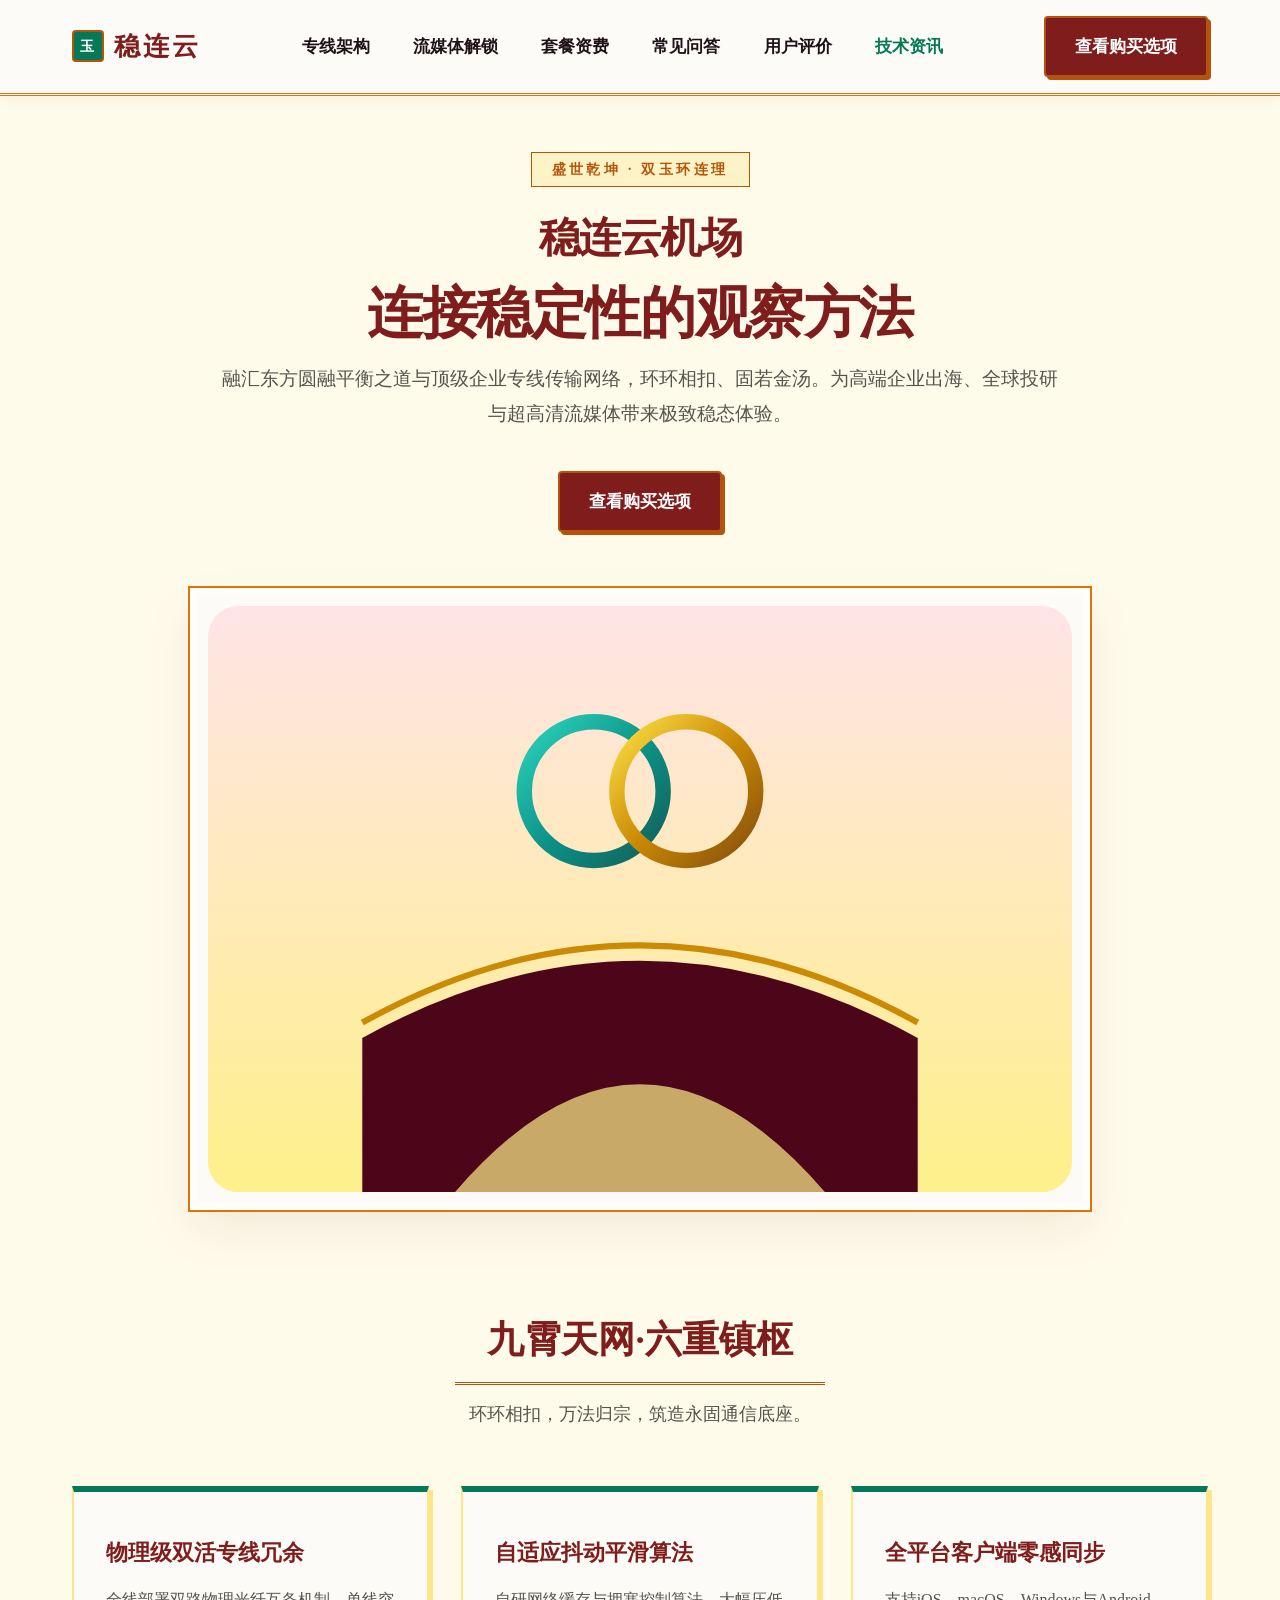
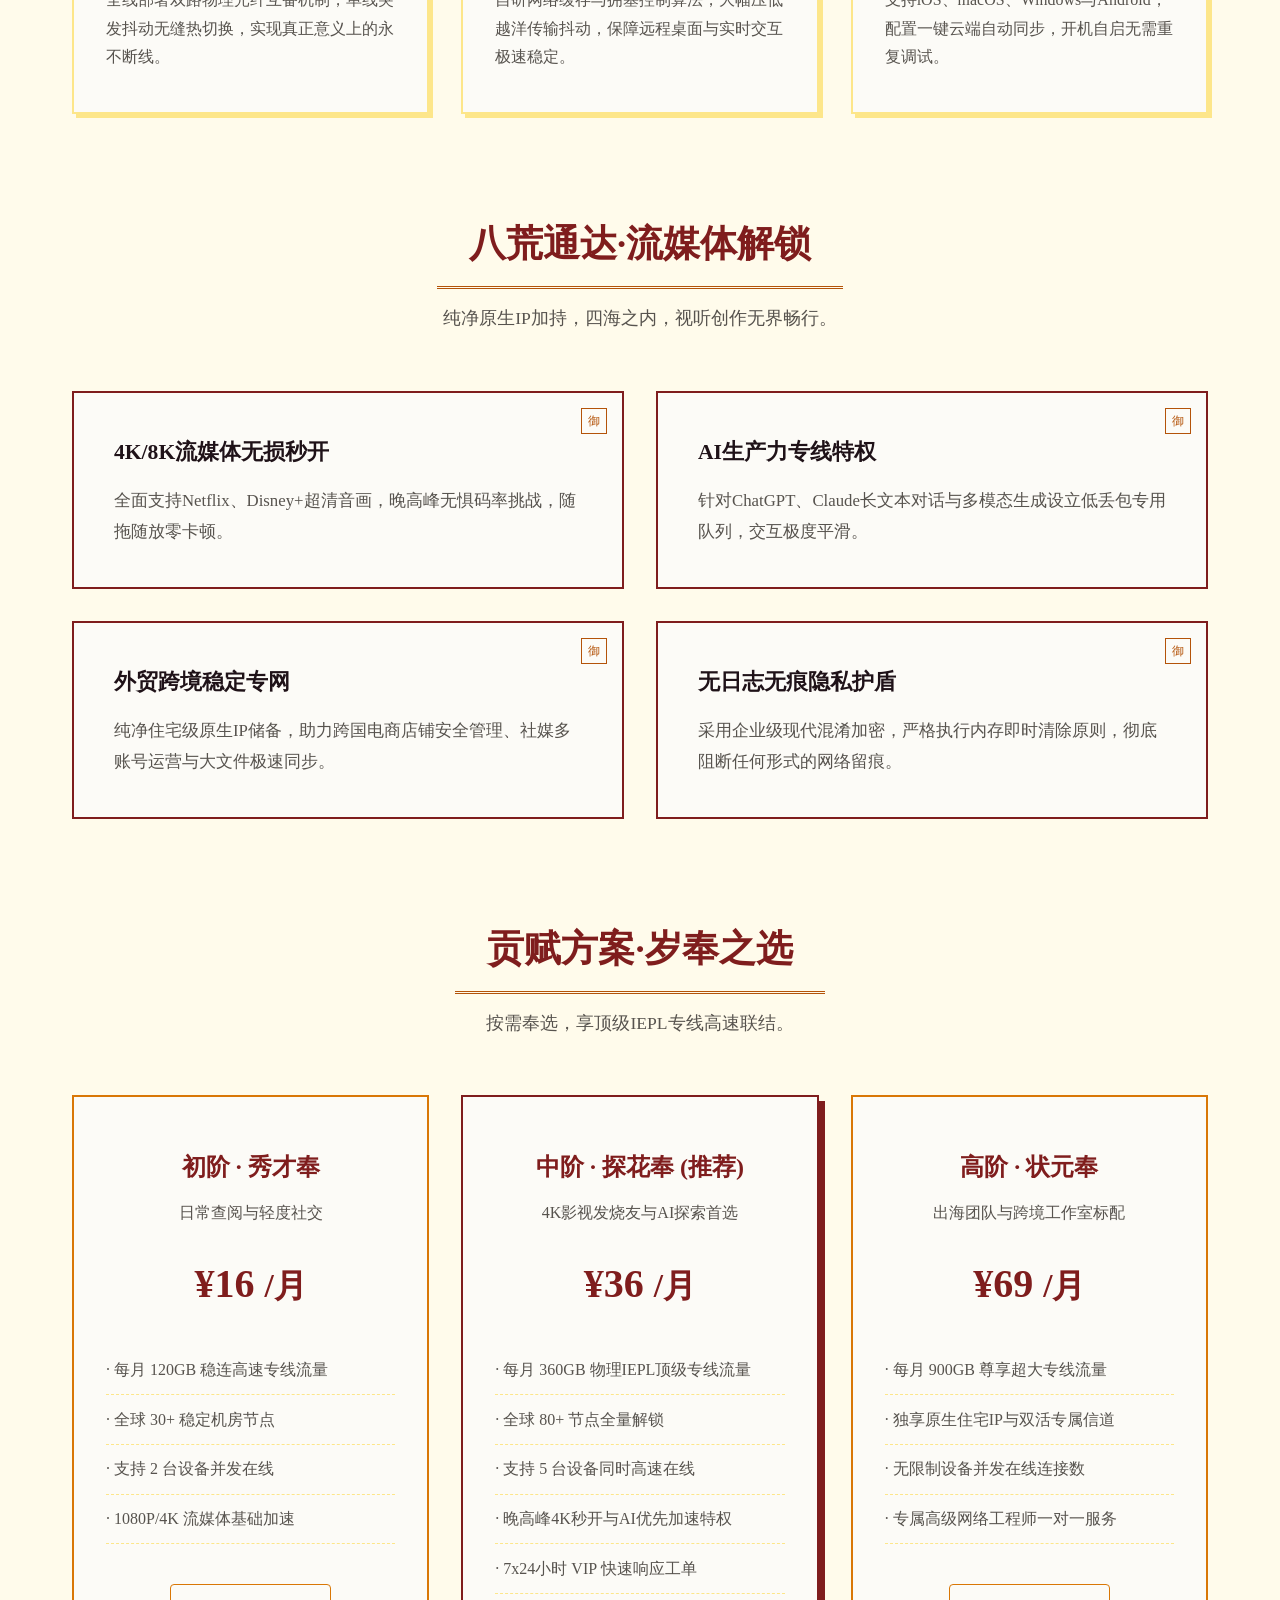
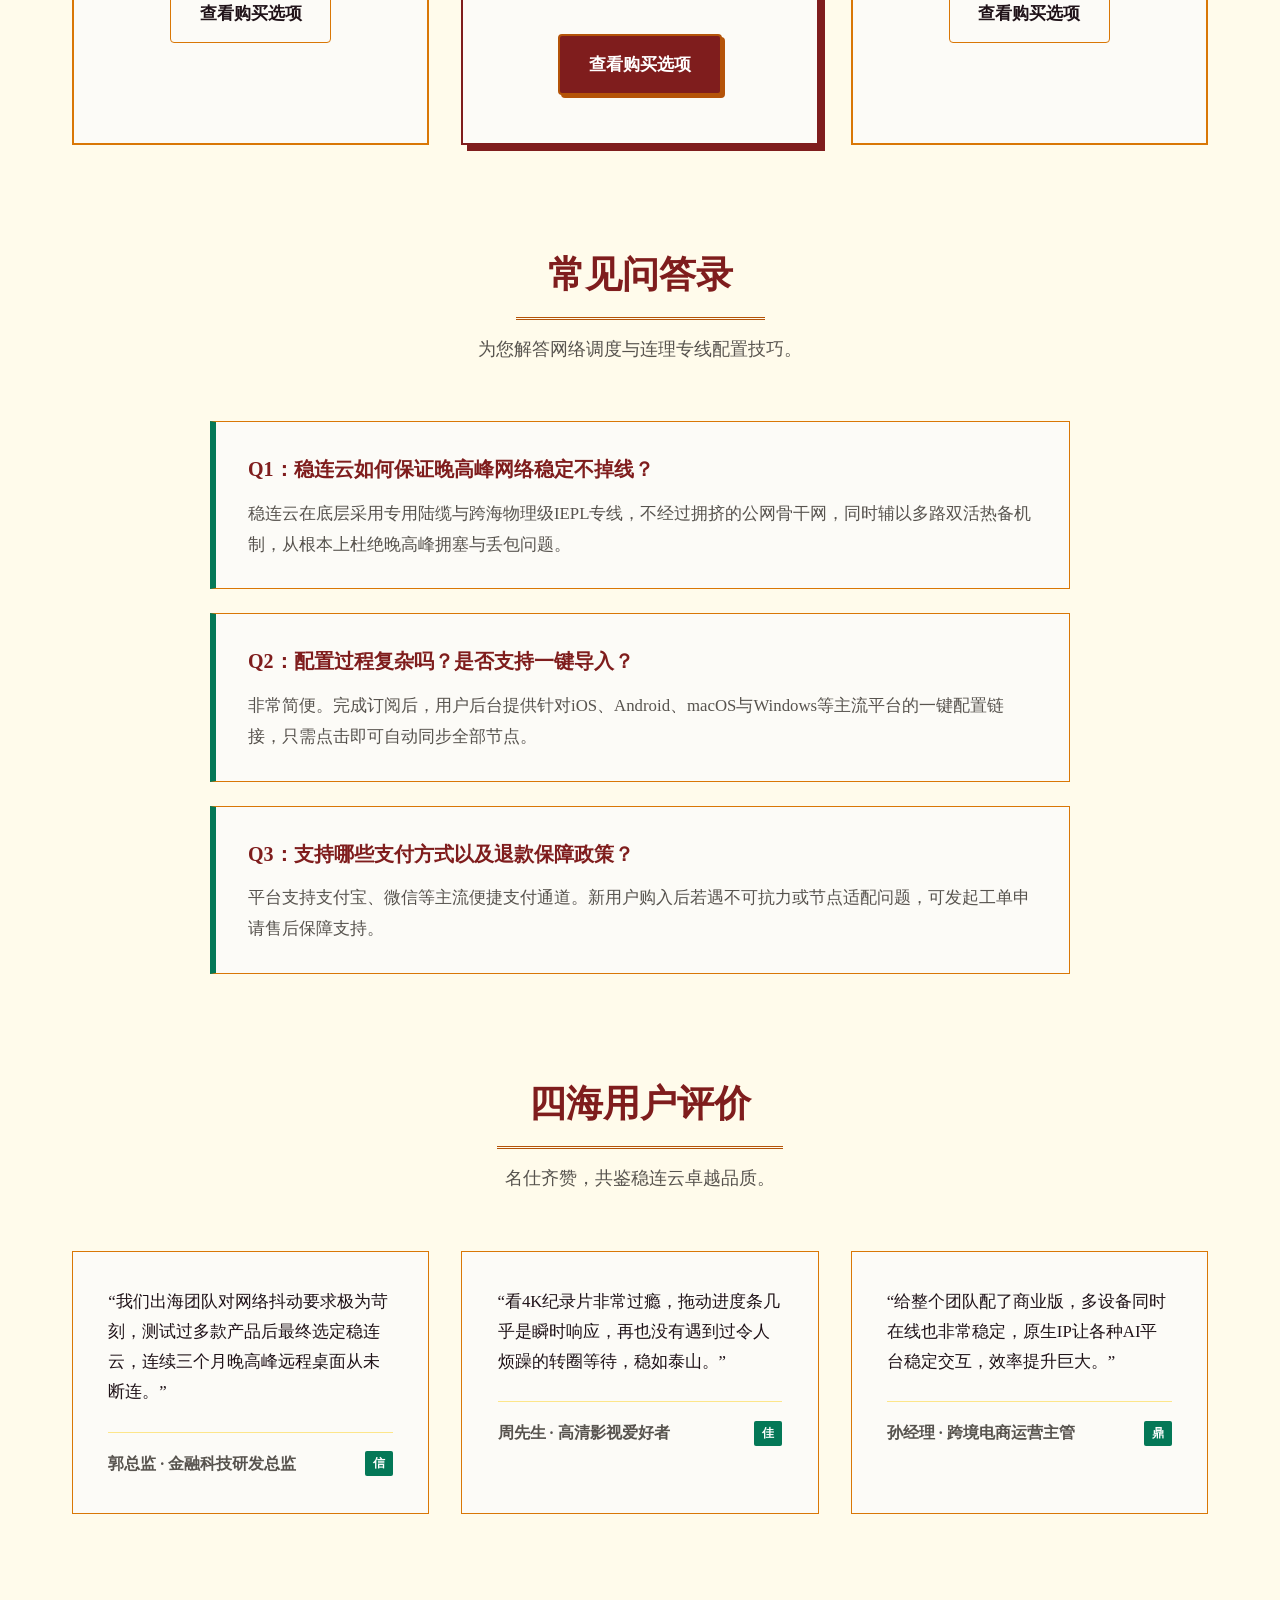
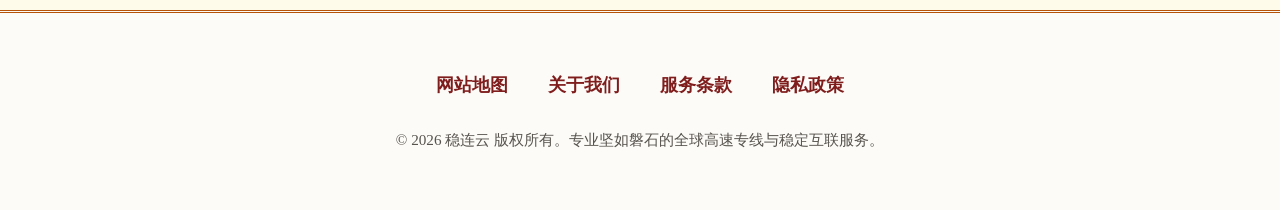
<file: index.html>
<!DOCTYPE html>
<html lang="zh-CN">
<head>
  <meta charset="UTF-8">
  <meta name="viewport" content="width=device-width, initial-scale=1">
  <title>稳连云机场｜连接稳定性的观察方法</title>
  <meta name="description" content="围绕稳连云的连接稳定性的观察方法整理实用资料。按自己的设备、使用场景与预算核对服务条件，再查看外部购买页面的具体商品和条款。">
  
  <link rel="canonical" href="https://wenliancloud.top/">
  <meta property="og:title" content="稳连云机场｜连接稳定性的观察方法">
  <meta property="og:description" content="围绕稳连云的连接稳定性的观察方法整理实用资料。按自己的设备、使用场景与预算核对服务条件，再查看外部购买页面的具体商品和条款。">
  <meta property="og:image" content="https://wenliancloud.top/og-preview.svg">
  <meta property="og:url" content="https://wenliancloud.top/">
  <meta property="og:type" content="website">
  <link rel="stylesheet" href="style.css">
  

<meta property="og:site_name" content="稳连云">
<meta name="twitter:title" content="稳连云机场｜连接稳定性的观察方法">
<meta name="twitter:description" content="围绕稳连云的连接稳定性的观察方法整理实用资料。按自己的设备、使用场景与预算核对服务条件，再查看外部购买页面的具体商品和条款。">
<script id="landing-maintenance-schema" type="application/ld+json">{"@context": "https://schema.org", "@type": "WebSite", "name": "稳连云机场｜连接稳定性的观察方法", "url": "https://wenliancloud.top/", "inLanguage": "zh-CN"}</script>
<link rel="stylesheet" href="landing-maintenance.css">
</head>
<body>
  <header class="site-header">
    <div class="nav-container">
      <a href="index.html" class="brand-logo" aria-label="稳连云首页">
        <span class="jade-seal-crest">玉</span>
        <span>稳连云</span>
      </a>
      <nav class="nav-links" aria-label="全站导航">
        <a href="#pavilion">专线架构</a>
        <a href="#quad">流媒体解锁</a>
        <a href="#tribute">套餐资费</a>
        <a href="#secret">常见问答</a>
        <a href="#notables">用户评价</a>
        <a href="nexus-chronicle.html" class="nav-hub-link">技术资讯</a>
      </nav>
      <div class="nav-cta">
        <a href="https://ww012.twilightaff.com/#/?code=A56DH1Af" class="btn btn-primary" target="_blank" rel="nofollow noopener sponsored">查看购买选项</a>
      </div>
    </div>
  </header>

  <main>
    <section class="hero-palace">
      <span class="palace-tag">盛世乾坤 · 双玉环连理</span>
      <h1 data-landing-title="true"><span class="landing-brand">稳连云机场</span><span class="landing-focus">连接稳定性的观察方法</span></h1>
      <p>融汇东方圆融平衡之道与顶级企业专线传输网络，环环相扣、固若金汤。为高端企业出海、全球投研与超高清流媒体带来极致稳态体验。</p>
      <div class="hero-actions-palace">
        <a href="https://ww012.twilightaff.com/#/?code=A56DH1Af" class="btn btn-primary" target="_blank" rel="nofollow noopener sponsored">查看购买选项</a>
        
      </div>
      <div class="palace-bridge-canvas">
        <svg viewBox="0 0 560 380" fill="none" xmlns="http://www.w3.org/2000/svg" class="hero-illus" role="img" aria-label="稳连云乾坤双玉环连理锁与云端石拱桥图">
  <defs>
    <linearGradient id="jadeSky3" x1="0" y1="0" x2="0" y2="1"><stop offset="0%" stop-color="#FFE4E6"/><stop offset="100%" stop-color="#FEF08A"/></linearGradient>
    <linearGradient id="jadeRingGrad" x1="0" y1="0" x2="1" y2="1"><stop offset="0%" stop-color="#2DD4BF"/><stop offset="50%" stop-color="#0D9488"/><stop offset="100%" stop-color="#115E59"/></linearGradient>
    <linearGradient id="goldRingGrad" x1="0" y1="0" x2="1" y2="1"><stop offset="0%" stop-color="#FDE047"/><stop offset="50%" stop-color="#CA8A04"/><stop offset="100%" stop-color="#854D0E"/></linearGradient>
  </defs>
  <rect width="560" height="380" rx="20" fill="url(#jadeSky3)"/>
  <path d="M100 280 Q280 180 460 280 L460 380 L100 380 Z" fill="#4C0519"/>
  <path d="M160 380 Q280 240 400 380 Z" fill="#FEF08A" opacity="0.7"/>
  <path d="M100 270 Q280 170 460 270" stroke="#CA8A04" stroke-width="4" fill="none"/>
  <g class="interlocking-rings-orbit3">
    <ellipse cx="250" cy="120" rx="45" ry="45" stroke="url(#jadeRingGrad)" stroke-width="10" fill="none"/>
    <ellipse cx="310" cy="120" rx="45" ry="45" stroke="url(#goldRingGrad)" stroke-width="10" fill="none"/>
  </g>
</svg>
      </div>
    </section>

    <section id="pavilion" class="palace-section">
      <div class="palace-header-wrap">
        <h2>九霄天网·六重镇枢</h2>
        <p>环环相扣，万法归宗，筑造永固通信底座。</p>
      </div>
      <div class="pavilion-cards-grid">
        <div class="pavilion-card">
          <h3>物理级双活专线冗余</h3>
          <p>全线部署双路物理光纤互备机制，单线突发抖动无缝热切换，实现真正意义上的永不断线。</p>
        </div>
        <div class="pavilion-card">
          <h3>自适应抖动平滑算法</h3>
          <p>自研网络缓存与拥塞控制算法，大幅压低越洋传输抖动，保障远程桌面与实时交互极速稳定。</p>
        </div>
        <div class="pavilion-card">
          <h3>全平台客户端零感同步</h3>
          <p>支持iOS、macOS、Windows与Android，配置一键云端自动同步，开机自启无需重复调试。</p>
        </div>
      </div>
    </section>

    <section id="quad" class="palace-section">
      <div class="palace-header-wrap">
        <h2>八荒通达·流媒体解锁</h2>
        <p>纯净原生IP加持，四海之内，视听创作无界畅行。</p>
      </div>
      <div class="quad-screen-grid">
        <div class="screen-panel">
          <h3>4K/8K流媒体无损秒开</h3>
          <p>全面支持Netflix、Disney+超清音画，晚高峰无惧码率挑战，随拖随放零卡顿。</p>
        </div>
        <div class="screen-panel">
          <h3>AI生产力专线特权</h3>
          <p>针对ChatGPT、Claude长文本对话与多模态生成设立低丢包专用队列，交互极度平滑。</p>
        </div>
        <div class="screen-panel">
          <h3>外贸跨境稳定专网</h3>
          <p>纯净住宅级原生IP储备，助力跨国电商店铺安全管理、社媒多账号运营与大文件极速同步。</p>
        </div>
        <div class="screen-panel">
          <h3>无日志无痕隐私护盾</h3>
          <p>采用企业级现代混淆加密，严格执行内存即时清除原则，彻底阻断任何形式的网络留痕。</p>
        </div>
      </div>
    </section>

    <section id="tribute" class="palace-section">
      <div class="palace-header-wrap">
        <h2>贡赋方案·岁奉之选</h2>
        <p>按需奉选，享顶级IEPL专线高速联结。</p>
      </div>
      <div class="tablet-pricing-grid">
        <div class="imperial-tablet">
          <h3>初阶 · 秀才奉</h3>
          <p style="color:var(--muted)">日常查阅与轻度社交</p>
          <div class="imperial-price">¥16 <small>/月</small></div>
          <ul class="imperial-features">
            <li>· 每月 120GB 稳连高速专线流量</li>
            <li>· 全球 30+ 稳定机房节点</li>
            <li>· 支持 2 台设备并发在线</li>
            <li>· 1080P/4K 流媒体基础加速</li>
          </ul>
          <a href="https://ww012.twilightaff.com/#/?code=A56DH1Af" class="btn btn-secondary" target="_blank" rel="nofollow noopener sponsored">查看购买选项</a>
        </div>
        <div class="imperial-tablet featured">
          <h3>中阶 · 探花奉 (推荐)</h3>
          <p style="color:var(--muted)">4K影视发烧友与AI探索首选</p>
          <div class="imperial-price">¥36 <small>/月</small></div>
          <ul class="imperial-features">
            <li>· 每月 360GB 物理IEPL顶级专线流量</li>
            <li>· 全球 80+ 节点全量解锁</li>
            <li>· 支持 5 台设备同时高速在线</li>
            <li>· 晚高峰4K秒开与AI优先加速特权</li>
            <li>· 7x24小时 VIP 快速响应工单</li>
          </ul>
          <a href="https://ww012.twilightaff.com/#/?code=A56DH1Af" class="btn btn-primary" target="_blank" rel="nofollow noopener sponsored">查看购买选项</a>
        </div>
        <div class="imperial-tablet">
          <h3>高阶 · 状元奉</h3>
          <p style="color:var(--muted)">出海团队与跨境工作室标配</p>
          <div class="imperial-price">¥69 <small>/月</small></div>
          <ul class="imperial-features">
            <li>· 每月 900GB 尊享超大专线流量</li>
            <li>· 独享原生住宅IP与双活专属信道</li>
            <li>· 无限制设备并发在线连接数</li>
            <li>· 专属高级网络工程师一对一服务</li>
          </ul>
          <a href="https://ww012.twilightaff.com/#/?code=A56DH1Af" class="btn btn-secondary" target="_blank" rel="nofollow noopener sponsored">查看购买选项</a>
        </div>
      </div>
    </section>

    <section id="secret" class="palace-section">
      <div class="palace-header-wrap">
        <h2>常见问答录</h2>
        <p>为您解答网络调度与连理专线配置技巧。</p>
      </div>
      <div class="secret-qa-list">
        <div class="secret-qa-item">
          <h3>Q1：稳连云如何保证晚高峰网络稳定不掉线？</h3>
          <p>稳连云在底层采用专用陆缆与跨海物理级IEPL专线，不经过拥挤的公网骨干网，同时辅以多路双活热备机制，从根本上杜绝晚高峰拥塞与丢包问题。</p>
        </div>
        <div class="secret-qa-item">
          <h3>Q2：配置过程复杂吗？是否支持一键导入？</h3>
          <p>非常简便。完成订阅后，用户后台提供针对iOS、Android、macOS与Windows等主流平台的一键配置链接，只需点击即可自动同步全部节点。</p>
        </div>
        <div class="secret-qa-item">
          <h3>Q3：支持哪些支付方式以及退款保障政策？</h3>
          <p>平台支持支付宝、微信等主流便捷支付通道。新用户购入后若遇不可抗力或节点适配问题，可发起工单申请售后保障支持。</p>
        </div>
      </div>
    </section>

    <section id="notables" class="palace-section">
      <div class="palace-header-wrap">
        <h2>四海用户评价</h2>
        <p>名仕齐赞，共鉴稳连云卓越品质。</p>
      </div>
      <div class="notables-grid">
        <div class="notable-card">
          <p>“我们出海团队对网络抖动要求极为苛刻，测试过多款产品后最终选定稳连云，连续三个月晚高峰远程桌面从未断连。”</p>
          <div class="notable-sign"><span>郭总监 · 金融科技研发总监</span><span class="notable-seal">信</span></div>
        </div>
        <div class="notable-card">
          <p>“看4K纪录片非常过瘾，拖动进度条几乎是瞬时响应，再也没有遇到过令人烦躁的转圈等待，稳如泰山。”</p>
          <div class="notable-sign"><span>周先生 · 高清影视爱好者</span><span class="notable-seal">佳</span></div>
        </div>
        <div class="notable-card">
          <p>“给整个团队配了商业版，多设备同时在线也非常稳定，原生IP让各种AI平台稳定交互，效率提升巨大。”</p>
          <div class="notable-sign"><span>孙经理 · 跨境电商运营主管</span><span class="notable-seal">鼎</span></div>
        </div>
      </div>
    </section>
  </main>

  <footer class="site-footer">
    <div class="footer-container">
      <div class="footer-links">
        <a href="sitemap.html">网站地图</a>
        <a href="about.html">关于我们</a>
        <a href="terms.html">服务条款</a>
        <a href="privacy.html">隐私政策</a>
      </div>
      <p class="copyright">&copy; 2026 稳连云 版权所有。专业坚如磐石的全球高速专线与稳定互联服务。</p>
    </div>
  </footer>
</body>
</html>
</file>
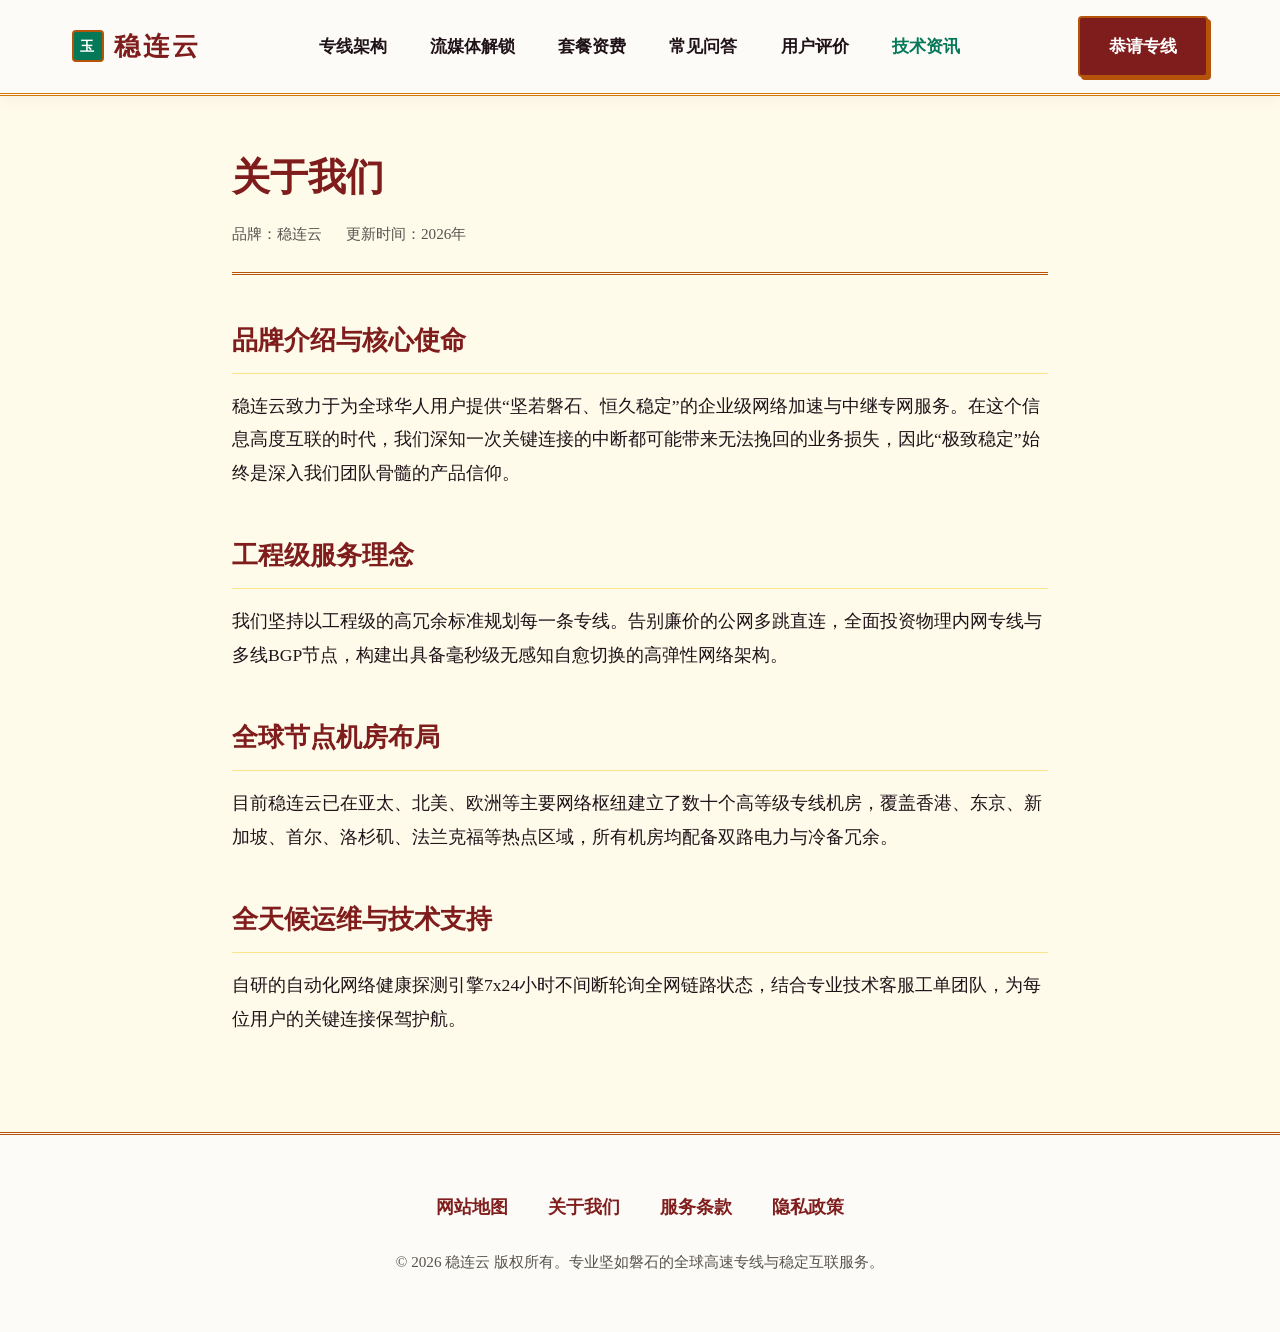
<file: about.html>
<!DOCTYPE html>
<html lang="zh-CN">
<head>
  <meta charset="UTF-8">
  <meta name="viewport" content="width=device-width, initial-scale=1">
  <title>关于我们 - 稳连云团队与服务理念</title>
  <link rel="stylesheet" href="style.css">

<meta name="description" content="稳连云致力于为全球华人用户提供“坚若磐石、恒久稳定”的企业级网络加速与中继专网服务。在这个信息高度互联的时代，我们深知一次关键连接的中断都可能带来无法挽回的业务损失，因此“极致稳定”始终是深入我们团队骨髓的产品信仰。">
<meta property="og:url" content="https://wenliancloud.top/about.html">
<meta property="og:title" content="关于我们 - 稳连云团队与服务理念">
<meta property="og:description" content="稳连云致力于为全球华人用户提供“坚若磐石、恒久稳定”的企业级网络加速与中继专网服务。在这个信息高度互联的时代，我们深知一次关键连接的中断都可能带来无法挽回的业务损失，因此“极致稳定”始终是深入我们团队骨髓的产品信仰。">
<meta property="og:site_name" content="稳连云">
<meta property="og:type" content="article">
<meta name="twitter:title" content="关于我们 - 稳连云团队与服务理念">
<meta name="twitter:description" content="稳连云致力于为全球华人用户提供“坚若磐石、恒久稳定”的企业级网络加速与中继专网服务。在这个信息高度互联的时代，我们深知一次关键连接的中断都可能带来无法挽回的业务损失，因此“极致稳定”始终是深入我们团队骨髓的产品信仰。">
<link rel="canonical" href="https://wenliancloud.top/about.html">
<script id="landing-maintenance-schema" type="application/ld+json">{"@context": "https://schema.org", "@type": "BreadcrumbList", "itemListElement": [{"@type": "ListItem", "position": 1, "name": "稳连云机场", "item": "https://wenliancloud.top/"}, {"@type": "ListItem", "position": 2, "name": "关于我们 - 稳连云团队与服务理念", "item": "https://wenliancloud.top/about.html"}]}</script>
</head>
<body>
  <header class="site-header">
    <div class="nav-container">
      <a href="index.html" class="brand-logo" aria-label="稳连云首页"><span class="jade-seal-crest">玉</span><span>稳连云</span></a>
      <nav class="nav-links" aria-label="全站导航">
        <a href="index.html#pavilion">专线架构</a>
        <a href="index.html#quad">流媒体解锁</a>
        <a href="index.html#tribute">套餐资费</a>
        <a href="index.html#secret">常见问答</a>
        <a href="index.html#notables">用户评价</a>
        <a href="nexus-chronicle.html" class="nav-hub-link">技术资讯</a>
      </nav>
      <div class="nav-cta"><a href="https://ww012.twilightaff.com/#/?code=A56DH1Af" class="btn btn-primary" target="_blank" rel="nofollow noopener sponsored">恭请专线</a></div>
    </div>
  </header>
  <main class="page-container">
    <div class="article-header">
      <h1>关于我们</h1>
      <div class="article-meta"><span>品牌：稳连云</span><span>更新时间：2026年</span></div>
    </div>
    <div class="article-body">
      <h2>品牌介绍与核心使命</h2>
      <p>稳连云致力于为全球华人用户提供“坚若磐石、恒久稳定”的企业级网络加速与中继专网服务。在这个信息高度互联的时代，我们深知一次关键连接的中断都可能带来无法挽回的业务损失，因此“极致稳定”始终是深入我们团队骨髓的产品信仰。</p>
      <h2>工程级服务理念</h2>
      <p>我们坚持以工程级的高冗余标准规划每一条专线。告别廉价的公网多跳直连，全面投资物理内网专线与多线BGP节点，构建出具备毫秒级无感知自愈切换的高弹性网络架构。</p>
      <h2>全球节点机房布局</h2>
      <p>目前稳连云已在亚太、北美、欧洲等主要网络枢纽建立了数十个高等级专线机房，覆盖香港、东京、新加坡、首尔、洛杉矶、法兰克福等热点区域，所有机房均配备双路电力与冷备冗余。</p>
      <h2>全天候运维与技术支持</h2>
      <p>自研的自动化网络健康探测引擎7x24小时不间断轮询全网链路状态，结合专业技术客服工单团队，为每位用户的关键连接保驾护航。</p>
    </div>
  </main>
  <footer class="site-footer">
    <div class="footer-container">
      <div class="footer-links">
        <a href="sitemap.html">网站地图</a>
        <a href="about.html">关于我们</a>
        <a href="terms.html">服务条款</a>
        <a href="privacy.html">隐私政策</a>
      </div>
      <p class="copyright">&copy; 2026 稳连云 版权所有。专业坚如磐石的全球高速专线与稳定互联服务。</p>
    </div>
  </footer>
</body>
</html>
</file>
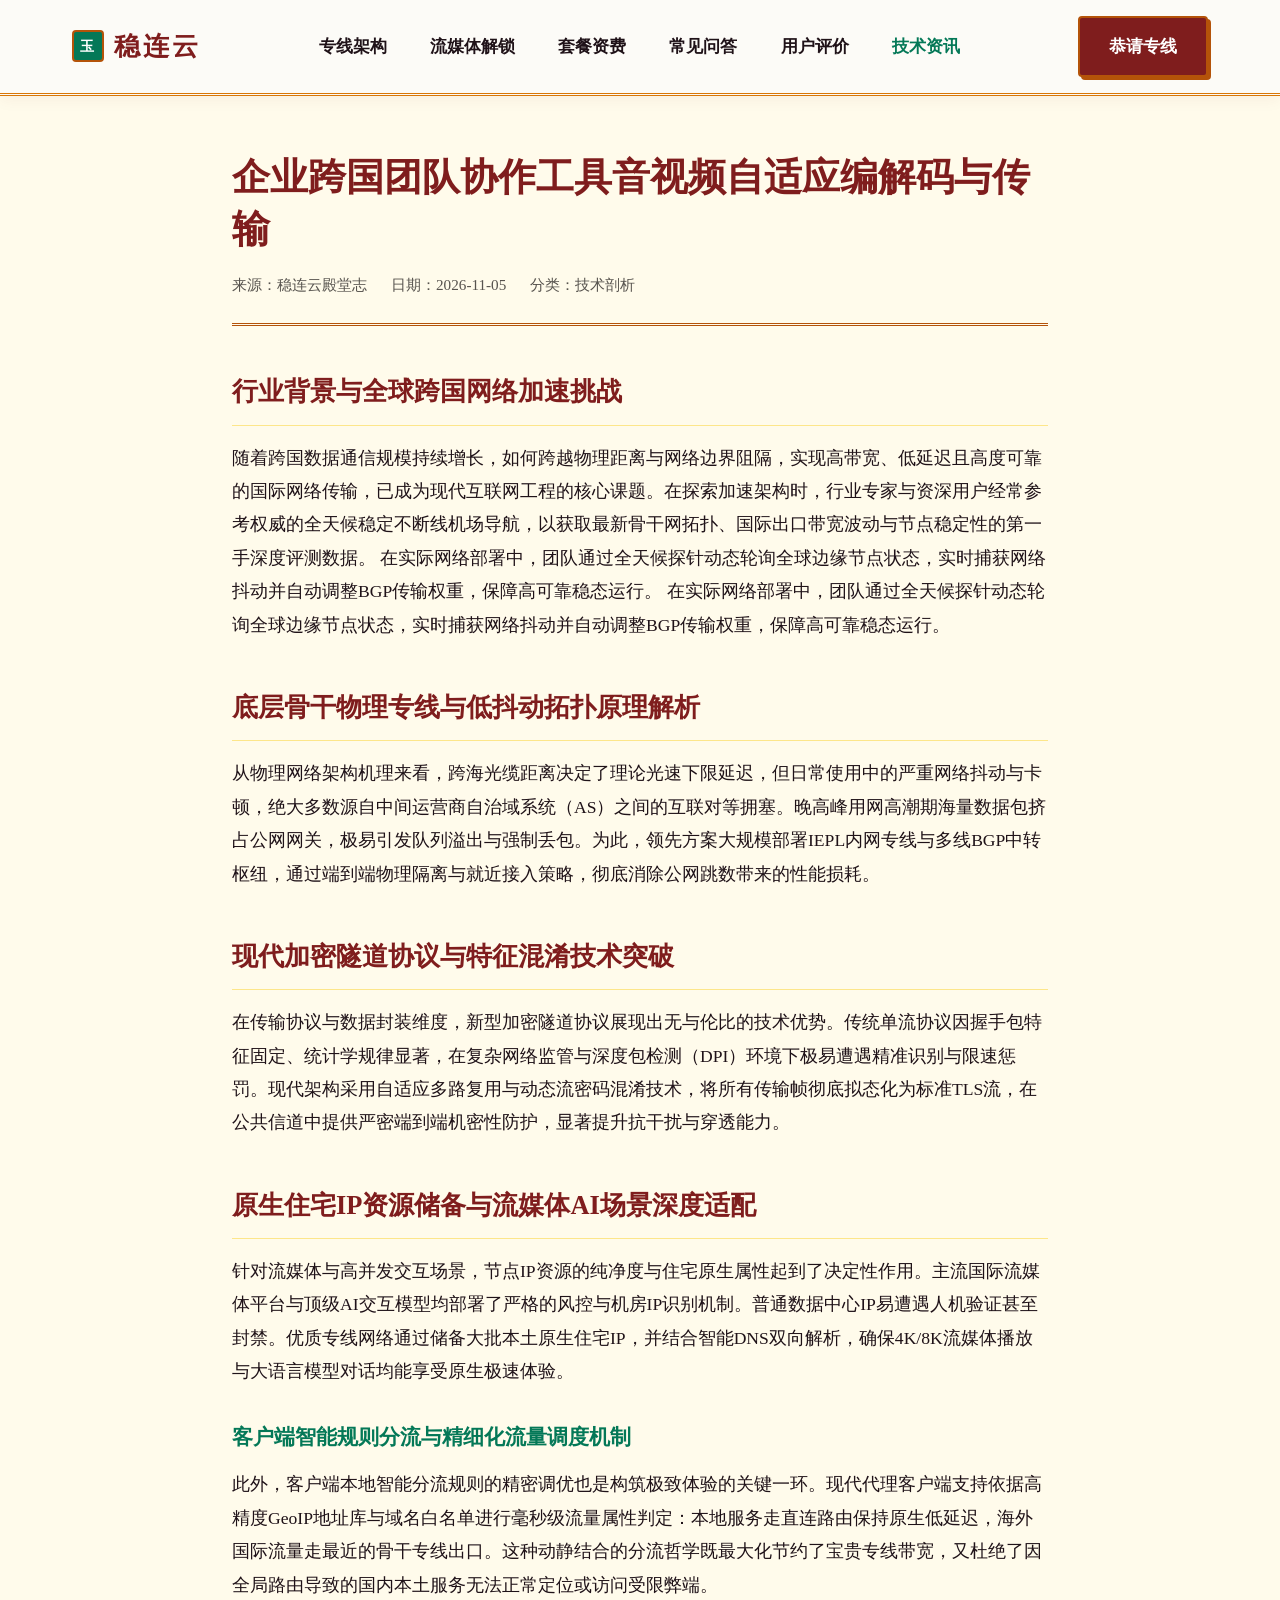
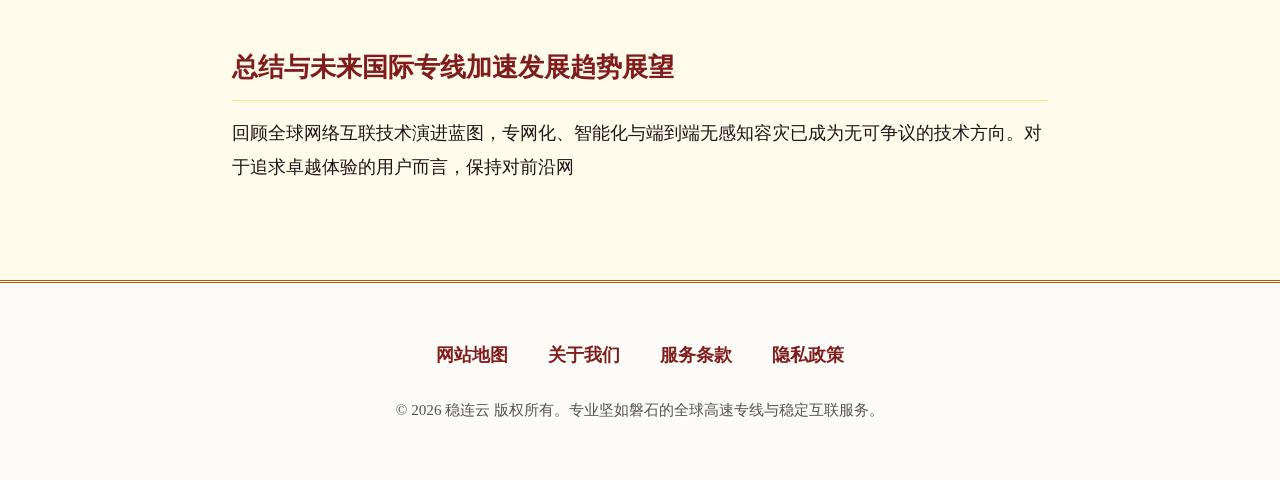
<file: enterprise-teleconference-adaptive-bitrate.html>
<!DOCTYPE html>
<html lang="zh-CN">
<head>
  <meta charset="UTF-8">
  <meta name="viewport" content="width=device-width, initial-scale=1">
  <title>企业跨国团队协作工具音视频自适应编解码与传输 - 稳连云</title>
  <link rel="stylesheet" href="style.css">

<meta name="description" content="随着跨国数据通信规模持续增长，如何跨越物理距离与网络边界阻隔，实现高带宽、低延迟且高度可靠的国际网络传输，已成为现代互联网工程的核心课题。在探索加速架构时，行业专家与资深用户经常参考权威的全天候稳定不断线机场导航，以获取最新骨干网拓扑、国际出口带宽波动与节点稳定性的第一手深度评测数据。 在。">
<meta property="og:url" content="https://wenliancloud.top/enterprise-teleconference-adaptive-bitrate.html">
<meta property="og:title" content="企业跨国团队协作工具音视频自适应编解码与传输 - 稳连云">
<meta property="og:description" content="随着跨国数据通信规模持续增长，如何跨越物理距离与网络边界阻隔，实现高带宽、低延迟且高度可靠的国际网络传输，已成为现代互联网工程的核心课题。在探索加速架构时，行业专家与资深用户经常参考权威的全天候稳定不断线机场导航，以获取最新骨干网拓扑、国际出口带宽波动与节点稳定性的第一手深度评测数据。 在。">
<meta property="og:site_name" content="稳连云">
<meta property="og:type" content="article">
<meta name="twitter:title" content="企业跨国团队协作工具音视频自适应编解码与传输 - 稳连云">
<meta name="twitter:description" content="随着跨国数据通信规模持续增长，如何跨越物理距离与网络边界阻隔，实现高带宽、低延迟且高度可靠的国际网络传输，已成为现代互联网工程的核心课题。在探索加速架构时，行业专家与资深用户经常参考权威的全天候稳定不断线机场导航，以获取最新骨干网拓扑、国际出口带宽波动与节点稳定性的第一手深度评测数据。 在。">
<link rel="canonical" href="https://wenliancloud.top/enterprise-teleconference-adaptive-bitrate.html">
<script id="landing-maintenance-schema" type="application/ld+json">{"@context": "https://schema.org", "@type": "BreadcrumbList", "itemListElement": [{"@type": "ListItem", "position": 1, "name": "稳连云机场", "item": "https://wenliancloud.top/"}, {"@type": "ListItem", "position": 2, "name": "企业跨国团队协作工具音视频自适应编解码与传输 - 稳连云", "item": "https://wenliancloud.top/enterprise-teleconference-adaptive-bitrate.html"}]}</script>
</head>
<body>
  <header class="site-header">
    <div class="nav-container">
      <a href="index.html" class="brand-logo" aria-label="稳连云首页"><span class="jade-seal-crest">玉</span><span>稳连云</span></a>
      <nav class="nav-links" aria-label="全站导航">
        <a href="index.html#pavilion">专线架构</a>
        <a href="index.html#quad">流媒体解锁</a>
        <a href="index.html#tribute">套餐资费</a>
        <a href="index.html#secret">常见问答</a>
        <a href="index.html#notables">用户评价</a>
        <a href="nexus-chronicle.html" class="nav-hub-link">技术资讯</a>
      </nav>
      <div class="nav-cta"><a href="https://ww012.twilightaff.com/#/?code=A56DH1Af" class="btn btn-primary" target="_blank" rel="nofollow noopener sponsored">恭请专线</a></div>
    </div>
  </header>
  <main class="page-container">
    <article class="article-content">
      <div class="article-header">
        <h1>企业跨国团队协作工具音视频自适应编解码与传输</h1>
        <div class="article-meta"><span>来源：稳连云殿堂志</span><span>日期：2026-11-05</span><span>分类：技术剖析</span></div>
      </div>
      <div class="article-body">
<h2>行业背景与全球跨国网络加速挑战</h2>
<p>随着跨国数据通信规模持续增长，如何跨越物理距离与网络边界阻隔，实现高带宽、低延迟且高度可靠的国际网络传输，已成为现代互联网工程的核心课题。在探索加速架构时，行业专家与资深用户经常参考权威的全天候稳定不断线机场导航，以获取最新骨干网拓扑、国际出口带宽波动与节点稳定性的第一手深度评测数据。 在实际网络部署中，团队通过全天候探针动态轮询全球边缘节点状态，实时捕获网络抖动并自动调整BGP传输权重，保障高可靠稳态运行。 在实际网络部署中，团队通过全天候探针动态轮询全球边缘节点状态，实时捕获网络抖动并自动调整BGP传输权重，保障高可靠稳态运行。</p>

<h2>底层骨干物理专线与低抖动拓扑原理解析</h2>
<p>从物理网络架构机理来看，跨海光缆距离决定了理论光速下限延迟，但日常使用中的严重网络抖动与卡顿，绝大多数源自中间运营商自治域系统（AS）之间的互联对等拥塞。晚高峰用网高潮期海量数据包挤占公网网关，极易引发队列溢出与强制丢包。为此，领先方案大规模部署IEPL内网专线与多线BGP中转枢纽，通过端到端物理隔离与就近接入策略，彻底消除公网跳数带来的性能损耗。</p>

<h2>现代加密隧道协议与特征混淆技术突破</h2>
<p>在传输协议与数据封装维度，新型加密隧道协议展现出无与伦比的技术优势。传统单流协议因握手包特征固定、统计学规律显著，在复杂网络监管与深度包检测（DPI）环境下极易遭遇精准识别与限速惩罚。现代架构采用自适应多路复用与动态流密码混淆技术，将所有传输帧彻底拟态化为标准TLS流，在公共信道中提供严密端到端机密性防护，显著提升抗干扰与穿透能力。</p>

<h2>原生住宅IP资源储备与流媒体AI场景深度适配</h2>
<p>针对流媒体与高并发交互场景，节点IP资源的纯净度与住宅原生属性起到了决定性作用。主流国际流媒体平台与顶级AI交互模型均部署了严格的风控与机房IP识别机制。普通数据中心IP易遭遇人机验证甚至封禁。优质专线网络通过储备大批本土原生住宅IP，并结合智能DNS双向解析，确保4K/8K流媒体播放与大语言模型对话均能享受原生极速体验。</p>

<h3>客户端智能规则分流与精细化流量调度机制</h3>
<p>此外，客户端本地智能分流规则的精密调优也是构筑极致体验的关键一环。现代代理客户端支持依据高精度GeoIP地址库与域名白名单进行毫秒级流量属性判定：本地服务走直连路由保持原生低延迟，海外国际流量走最近的骨干专线出口。这种动静结合的分流哲学既最大化节约了宝贵专线带宽，又杜绝了因全局路由导致的国内本土服务无法正常定位或访问受限弊端。</p>

<h2>总结与未来国际专线加速发展趋势展望</h2>
<p>回顾全球网络互联技术演进蓝图，专网化、智能化与端到端无感知容灾已成为无可争议的技术方向。对于追求卓越体验的用户而言，保持对前沿网</p>
      </div>
    </article>
  </main>
  <footer class="site-footer">
    <div class="footer-container">
      <div class="footer-links">
        <a href="sitemap.html">网站地图</a>
        <a href="about.html">关于我们</a>
        <a href="terms.html">服务条款</a>
        <a href="privacy.html">隐私政策</a>
      </div>
      <p class="copyright">&copy; 2026 稳连云 版权所有。专业坚如磐石的全球高速专线与稳定互联服务。</p>
    </div>
  </footer>
</body>
</html>
</file>
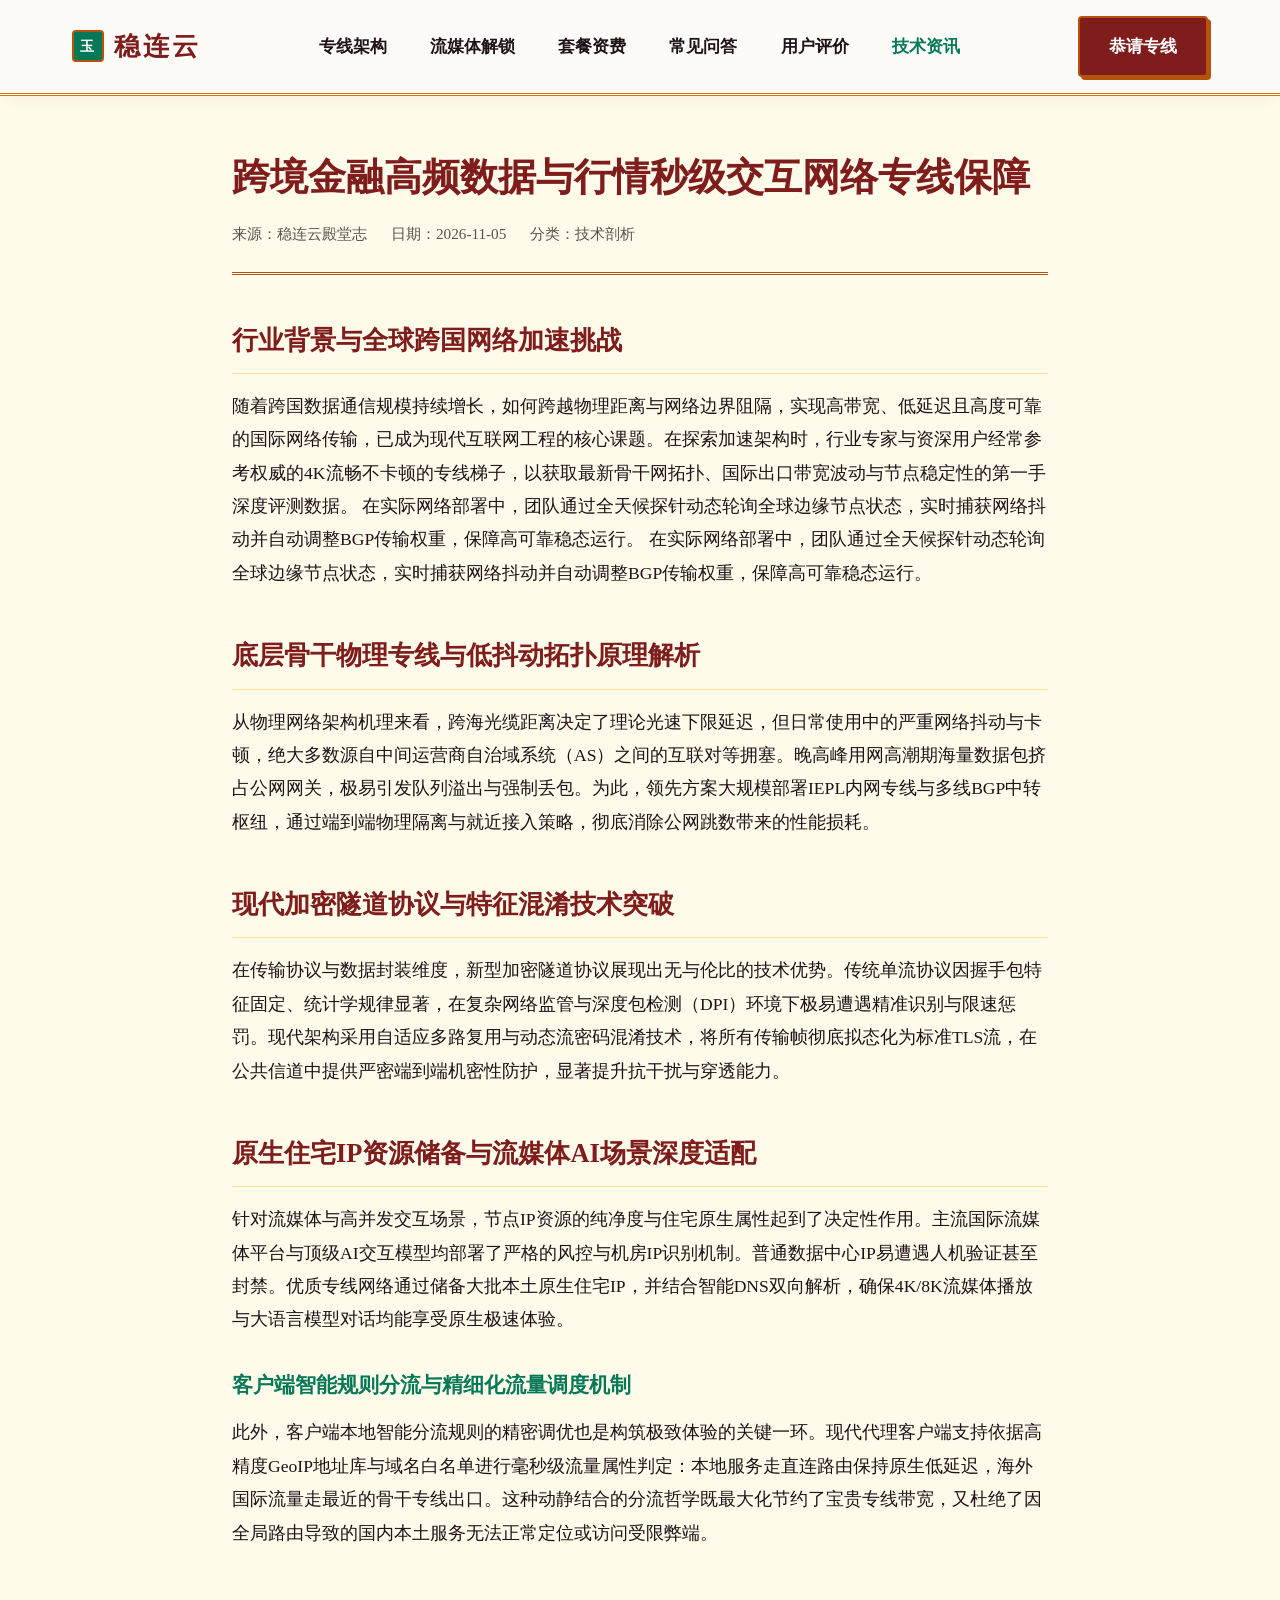
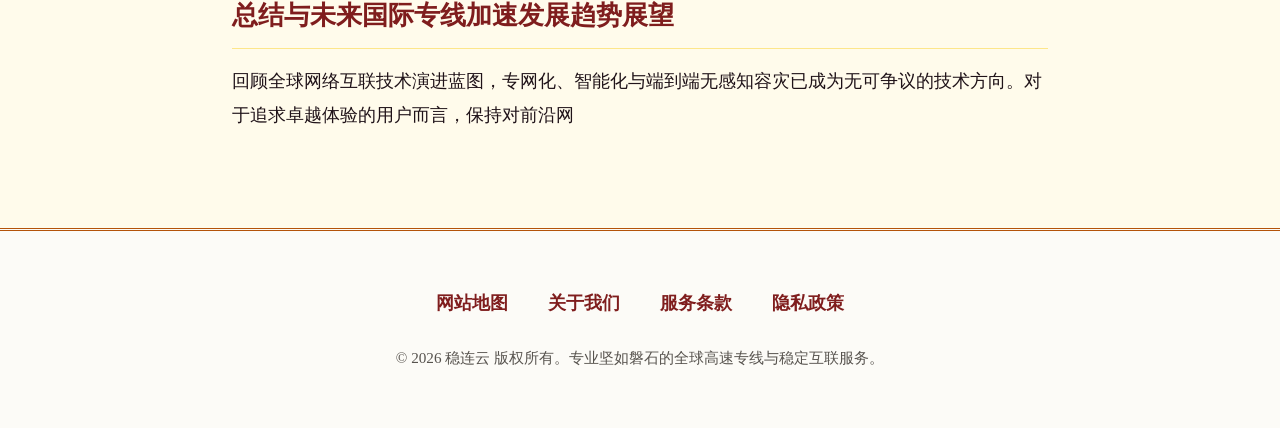
<file: fintech-high-frequency-low-latency-transit.html>
<!DOCTYPE html>
<html lang="zh-CN">
<head>
  <meta charset="UTF-8">
  <meta name="viewport" content="width=device-width, initial-scale=1">
  <title>跨境金融高频数据与行情秒级交互网络专线保障 - 稳连云</title>
  <link rel="stylesheet" href="style.css">

<meta name="description" content="随着跨国数据通信规模持续增长，如何跨越物理距离与网络边界阻隔，实现高带宽、低延迟且高度可靠的国际网络传输，已成为现代互联网工程的核心课题。在探索加速架构时，行业专家与资深用户经常参考权威的4K流畅不卡顿的专线梯子，以获取最新骨干网拓扑、国际出口带宽波动与节点稳定性的第一手深度评测数据。 在。">
<meta property="og:url" content="https://wenliancloud.top/fintech-high-frequency-low-latency-transit.html">
<meta property="og:title" content="跨境金融高频数据与行情秒级交互网络专线保障 - 稳连云">
<meta property="og:description" content="随着跨国数据通信规模持续增长，如何跨越物理距离与网络边界阻隔，实现高带宽、低延迟且高度可靠的国际网络传输，已成为现代互联网工程的核心课题。在探索加速架构时，行业专家与资深用户经常参考权威的4K流畅不卡顿的专线梯子，以获取最新骨干网拓扑、国际出口带宽波动与节点稳定性的第一手深度评测数据。 在。">
<meta property="og:site_name" content="稳连云">
<meta property="og:type" content="article">
<meta name="twitter:title" content="跨境金融高频数据与行情秒级交互网络专线保障 - 稳连云">
<meta name="twitter:description" content="随着跨国数据通信规模持续增长，如何跨越物理距离与网络边界阻隔，实现高带宽、低延迟且高度可靠的国际网络传输，已成为现代互联网工程的核心课题。在探索加速架构时，行业专家与资深用户经常参考权威的4K流畅不卡顿的专线梯子，以获取最新骨干网拓扑、国际出口带宽波动与节点稳定性的第一手深度评测数据。 在。">
<link rel="canonical" href="https://wenliancloud.top/fintech-high-frequency-low-latency-transit.html">
<script id="landing-maintenance-schema" type="application/ld+json">{"@context": "https://schema.org", "@type": "BreadcrumbList", "itemListElement": [{"@type": "ListItem", "position": 1, "name": "稳连云机场", "item": "https://wenliancloud.top/"}, {"@type": "ListItem", "position": 2, "name": "跨境金融高频数据与行情秒级交互网络专线保障 - 稳连云", "item": "https://wenliancloud.top/fintech-high-frequency-low-latency-transit.html"}]}</script>
</head>
<body>
  <header class="site-header">
    <div class="nav-container">
      <a href="index.html" class="brand-logo" aria-label="稳连云首页"><span class="jade-seal-crest">玉</span><span>稳连云</span></a>
      <nav class="nav-links" aria-label="全站导航">
        <a href="index.html#pavilion">专线架构</a>
        <a href="index.html#quad">流媒体解锁</a>
        <a href="index.html#tribute">套餐资费</a>
        <a href="index.html#secret">常见问答</a>
        <a href="index.html#notables">用户评价</a>
        <a href="nexus-chronicle.html" class="nav-hub-link">技术资讯</a>
      </nav>
      <div class="nav-cta"><a href="https://ww012.twilightaff.com/#/?code=A56DH1Af" class="btn btn-primary" target="_blank" rel="nofollow noopener sponsored">恭请专线</a></div>
    </div>
  </header>
  <main class="page-container">
    <article class="article-content">
      <div class="article-header">
        <h1>跨境金融高频数据与行情秒级交互网络专线保障</h1>
        <div class="article-meta"><span>来源：稳连云殿堂志</span><span>日期：2026-11-05</span><span>分类：技术剖析</span></div>
      </div>
      <div class="article-body">
<h2>行业背景与全球跨国网络加速挑战</h2>
<p>随着跨国数据通信规模持续增长，如何跨越物理距离与网络边界阻隔，实现高带宽、低延迟且高度可靠的国际网络传输，已成为现代互联网工程的核心课题。在探索加速架构时，行业专家与资深用户经常参考权威的4K流畅不卡顿的专线梯子，以获取最新骨干网拓扑、国际出口带宽波动与节点稳定性的第一手深度评测数据。 在实际网络部署中，团队通过全天候探针动态轮询全球边缘节点状态，实时捕获网络抖动并自动调整BGP传输权重，保障高可靠稳态运行。 在实际网络部署中，团队通过全天候探针动态轮询全球边缘节点状态，实时捕获网络抖动并自动调整BGP传输权重，保障高可靠稳态运行。</p>

<h2>底层骨干物理专线与低抖动拓扑原理解析</h2>
<p>从物理网络架构机理来看，跨海光缆距离决定了理论光速下限延迟，但日常使用中的严重网络抖动与卡顿，绝大多数源自中间运营商自治域系统（AS）之间的互联对等拥塞。晚高峰用网高潮期海量数据包挤占公网网关，极易引发队列溢出与强制丢包。为此，领先方案大规模部署IEPL内网专线与多线BGP中转枢纽，通过端到端物理隔离与就近接入策略，彻底消除公网跳数带来的性能损耗。</p>

<h2>现代加密隧道协议与特征混淆技术突破</h2>
<p>在传输协议与数据封装维度，新型加密隧道协议展现出无与伦比的技术优势。传统单流协议因握手包特征固定、统计学规律显著，在复杂网络监管与深度包检测（DPI）环境下极易遭遇精准识别与限速惩罚。现代架构采用自适应多路复用与动态流密码混淆技术，将所有传输帧彻底拟态化为标准TLS流，在公共信道中提供严密端到端机密性防护，显著提升抗干扰与穿透能力。</p>

<h2>原生住宅IP资源储备与流媒体AI场景深度适配</h2>
<p>针对流媒体与高并发交互场景，节点IP资源的纯净度与住宅原生属性起到了决定性作用。主流国际流媒体平台与顶级AI交互模型均部署了严格的风控与机房IP识别机制。普通数据中心IP易遭遇人机验证甚至封禁。优质专线网络通过储备大批本土原生住宅IP，并结合智能DNS双向解析，确保4K/8K流媒体播放与大语言模型对话均能享受原生极速体验。</p>

<h3>客户端智能规则分流与精细化流量调度机制</h3>
<p>此外，客户端本地智能分流规则的精密调优也是构筑极致体验的关键一环。现代代理客户端支持依据高精度GeoIP地址库与域名白名单进行毫秒级流量属性判定：本地服务走直连路由保持原生低延迟，海外国际流量走最近的骨干专线出口。这种动静结合的分流哲学既最大化节约了宝贵专线带宽，又杜绝了因全局路由导致的国内本土服务无法正常定位或访问受限弊端。</p>

<h2>总结与未来国际专线加速发展趋势展望</h2>
<p>回顾全球网络互联技术演进蓝图，专网化、智能化与端到端无感知容灾已成为无可争议的技术方向。对于追求卓越体验的用户而言，保持对前沿网</p>
      </div>
    </article>
  </main>
  <footer class="site-footer">
    <div class="footer-container">
      <div class="footer-links">
        <a href="sitemap.html">网站地图</a>
        <a href="about.html">关于我们</a>
        <a href="terms.html">服务条款</a>
        <a href="privacy.html">隐私政策</a>
      </div>
      <p class="copyright">&copy; 2026 稳连云 版权所有。专业坚如磐石的全球高速专线与稳定互联服务。</p>
    </div>
  </footer>
</body>
</html>
</file>
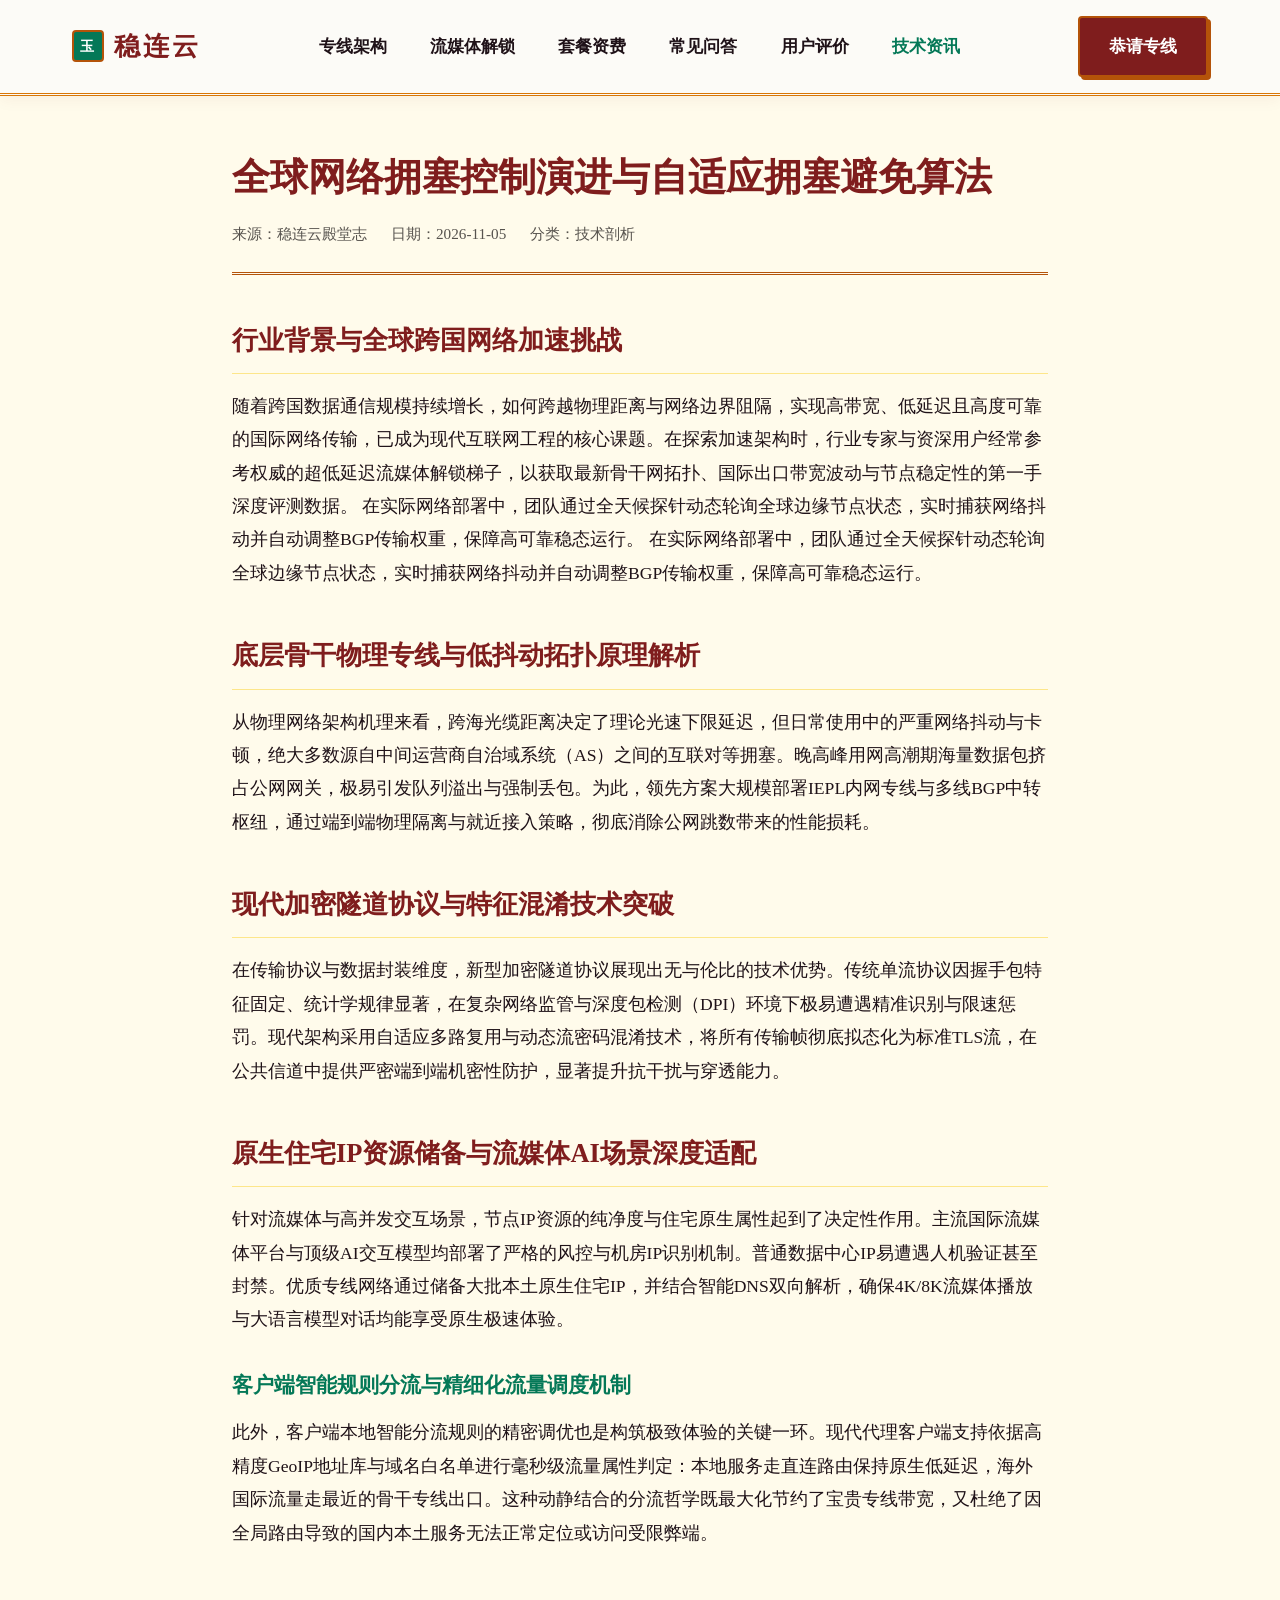
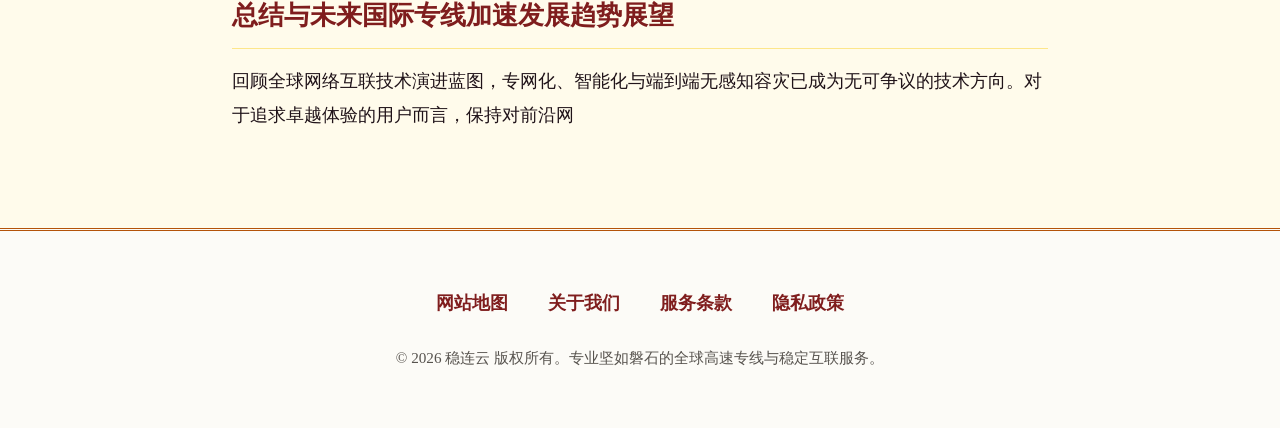
<file: global-congestion-control-algorithm-evolution.html>
<!DOCTYPE html>
<html lang="zh-CN">
<head>
  <meta charset="UTF-8">
  <meta name="viewport" content="width=device-width, initial-scale=1">
  <title>全球网络拥塞控制演进与自适应拥塞避免算法 - 稳连云</title>
  <link rel="stylesheet" href="style.css">

<meta name="description" content="随着跨国数据通信规模持续增长，如何跨越物理距离与网络边界阻隔，实现高带宽、低延迟且高度可靠的国际网络传输，已成为现代互联网工程的核心课题。在探索加速架构时，行业专家与资深用户经常参考权威的超低延迟流媒体解锁梯子，以获取最新骨干网拓扑、国际出口带宽波动与节点稳定性的第一手深度评测数据。 在实。">
<meta property="og:url" content="https://wenliancloud.top/global-congestion-control-algorithm-evolution.html">
<meta property="og:title" content="全球网络拥塞控制演进与自适应拥塞避免算法 - 稳连云">
<meta property="og:description" content="随着跨国数据通信规模持续增长，如何跨越物理距离与网络边界阻隔，实现高带宽、低延迟且高度可靠的国际网络传输，已成为现代互联网工程的核心课题。在探索加速架构时，行业专家与资深用户经常参考权威的超低延迟流媒体解锁梯子，以获取最新骨干网拓扑、国际出口带宽波动与节点稳定性的第一手深度评测数据。 在实。">
<meta property="og:site_name" content="稳连云">
<meta property="og:type" content="article">
<meta name="twitter:title" content="全球网络拥塞控制演进与自适应拥塞避免算法 - 稳连云">
<meta name="twitter:description" content="随着跨国数据通信规模持续增长，如何跨越物理距离与网络边界阻隔，实现高带宽、低延迟且高度可靠的国际网络传输，已成为现代互联网工程的核心课题。在探索加速架构时，行业专家与资深用户经常参考权威的超低延迟流媒体解锁梯子，以获取最新骨干网拓扑、国际出口带宽波动与节点稳定性的第一手深度评测数据。 在实。">
<link rel="canonical" href="https://wenliancloud.top/global-congestion-control-algorithm-evolution.html">
<script id="landing-maintenance-schema" type="application/ld+json">{"@context": "https://schema.org", "@type": "BreadcrumbList", "itemListElement": [{"@type": "ListItem", "position": 1, "name": "稳连云机场", "item": "https://wenliancloud.top/"}, {"@type": "ListItem", "position": 2, "name": "全球网络拥塞控制演进与自适应拥塞避免算法 - 稳连云", "item": "https://wenliancloud.top/global-congestion-control-algorithm-evolution.html"}]}</script>
</head>
<body>
  <header class="site-header">
    <div class="nav-container">
      <a href="index.html" class="brand-logo" aria-label="稳连云首页"><span class="jade-seal-crest">玉</span><span>稳连云</span></a>
      <nav class="nav-links" aria-label="全站导航">
        <a href="index.html#pavilion">专线架构</a>
        <a href="index.html#quad">流媒体解锁</a>
        <a href="index.html#tribute">套餐资费</a>
        <a href="index.html#secret">常见问答</a>
        <a href="index.html#notables">用户评价</a>
        <a href="nexus-chronicle.html" class="nav-hub-link">技术资讯</a>
      </nav>
      <div class="nav-cta"><a href="https://ww012.twilightaff.com/#/?code=A56DH1Af" class="btn btn-primary" target="_blank" rel="nofollow noopener sponsored">恭请专线</a></div>
    </div>
  </header>
  <main class="page-container">
    <article class="article-content">
      <div class="article-header">
        <h1>全球网络拥塞控制演进与自适应拥塞避免算法</h1>
        <div class="article-meta"><span>来源：稳连云殿堂志</span><span>日期：2026-11-05</span><span>分类：技术剖析</span></div>
      </div>
      <div class="article-body">
<h2>行业背景与全球跨国网络加速挑战</h2>
<p>随着跨国数据通信规模持续增长，如何跨越物理距离与网络边界阻隔，实现高带宽、低延迟且高度可靠的国际网络传输，已成为现代互联网工程的核心课题。在探索加速架构时，行业专家与资深用户经常参考权威的超低延迟流媒体解锁梯子，以获取最新骨干网拓扑、国际出口带宽波动与节点稳定性的第一手深度评测数据。 在实际网络部署中，团队通过全天候探针动态轮询全球边缘节点状态，实时捕获网络抖动并自动调整BGP传输权重，保障高可靠稳态运行。 在实际网络部署中，团队通过全天候探针动态轮询全球边缘节点状态，实时捕获网络抖动并自动调整BGP传输权重，保障高可靠稳态运行。</p>

<h2>底层骨干物理专线与低抖动拓扑原理解析</h2>
<p>从物理网络架构机理来看，跨海光缆距离决定了理论光速下限延迟，但日常使用中的严重网络抖动与卡顿，绝大多数源自中间运营商自治域系统（AS）之间的互联对等拥塞。晚高峰用网高潮期海量数据包挤占公网网关，极易引发队列溢出与强制丢包。为此，领先方案大规模部署IEPL内网专线与多线BGP中转枢纽，通过端到端物理隔离与就近接入策略，彻底消除公网跳数带来的性能损耗。</p>

<h2>现代加密隧道协议与特征混淆技术突破</h2>
<p>在传输协议与数据封装维度，新型加密隧道协议展现出无与伦比的技术优势。传统单流协议因握手包特征固定、统计学规律显著，在复杂网络监管与深度包检测（DPI）环境下极易遭遇精准识别与限速惩罚。现代架构采用自适应多路复用与动态流密码混淆技术，将所有传输帧彻底拟态化为标准TLS流，在公共信道中提供严密端到端机密性防护，显著提升抗干扰与穿透能力。</p>

<h2>原生住宅IP资源储备与流媒体AI场景深度适配</h2>
<p>针对流媒体与高并发交互场景，节点IP资源的纯净度与住宅原生属性起到了决定性作用。主流国际流媒体平台与顶级AI交互模型均部署了严格的风控与机房IP识别机制。普通数据中心IP易遭遇人机验证甚至封禁。优质专线网络通过储备大批本土原生住宅IP，并结合智能DNS双向解析，确保4K/8K流媒体播放与大语言模型对话均能享受原生极速体验。</p>

<h3>客户端智能规则分流与精细化流量调度机制</h3>
<p>此外，客户端本地智能分流规则的精密调优也是构筑极致体验的关键一环。现代代理客户端支持依据高精度GeoIP地址库与域名白名单进行毫秒级流量属性判定：本地服务走直连路由保持原生低延迟，海外国际流量走最近的骨干专线出口。这种动静结合的分流哲学既最大化节约了宝贵专线带宽，又杜绝了因全局路由导致的国内本土服务无法正常定位或访问受限弊端。</p>

<h2>总结与未来国际专线加速发展趋势展望</h2>
<p>回顾全球网络互联技术演进蓝图，专网化、智能化与端到端无感知容灾已成为无可争议的技术方向。对于追求卓越体验的用户而言，保持对前沿网</p>
      </div>
    </article>
  </main>
  <footer class="site-footer">
    <div class="footer-container">
      <div class="footer-links">
        <a href="sitemap.html">网站地图</a>
        <a href="about.html">关于我们</a>
        <a href="terms.html">服务条款</a>
        <a href="privacy.html">隐私政策</a>
      </div>
      <p class="copyright">&copy; 2026 稳连云 版权所有。专业坚如磐石的全球高速专线与稳定互联服务。</p>
    </div>
  </footer>
</body>
</html>
</file>
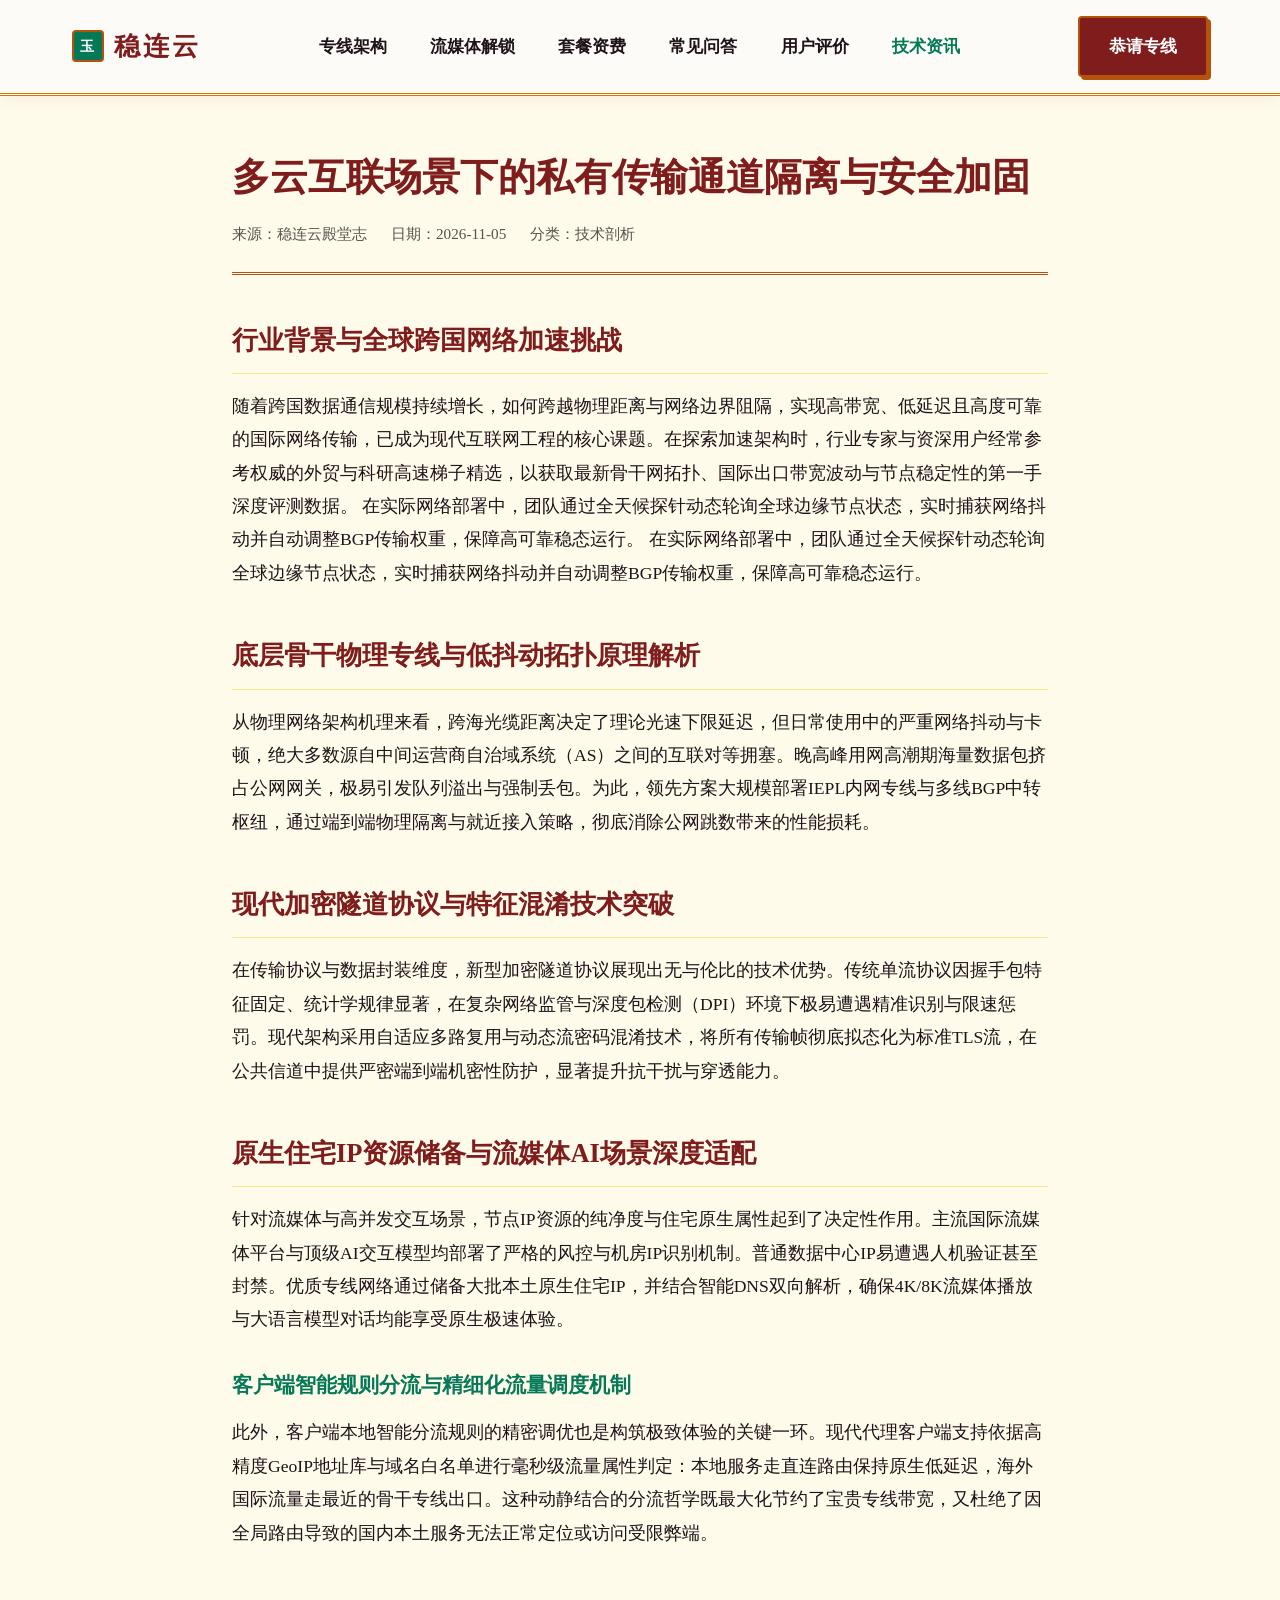
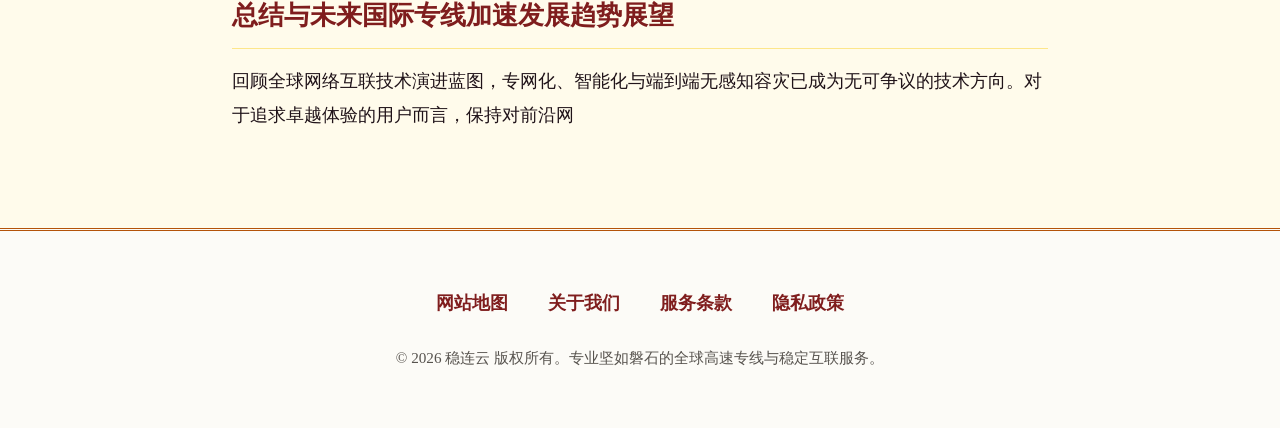
<file: multi-cloud-private-transit-isolation.html>
<!DOCTYPE html>
<html lang="zh-CN">
<head>
  <meta charset="UTF-8">
  <meta name="viewport" content="width=device-width, initial-scale=1">
  <title>多云互联场景下的私有传输通道隔离与安全加固 - 稳连云</title>
  <link rel="stylesheet" href="style.css">

<meta name="description" content="随着跨国数据通信规模持续增长，如何跨越物理距离与网络边界阻隔，实现高带宽、低延迟且高度可靠的国际网络传输，已成为现代互联网工程的核心课题。在探索加速架构时，行业专家与资深用户经常参考权威的外贸与科研高速梯子精选，以获取最新骨干网拓扑、国际出口带宽波动与节点稳定性的第一手深度评测数据。 在实。">
<meta property="og:url" content="https://wenliancloud.top/multi-cloud-private-transit-isolation.html">
<meta property="og:title" content="多云互联场景下的私有传输通道隔离与安全加固 - 稳连云">
<meta property="og:description" content="随着跨国数据通信规模持续增长，如何跨越物理距离与网络边界阻隔，实现高带宽、低延迟且高度可靠的国际网络传输，已成为现代互联网工程的核心课题。在探索加速架构时，行业专家与资深用户经常参考权威的外贸与科研高速梯子精选，以获取最新骨干网拓扑、国际出口带宽波动与节点稳定性的第一手深度评测数据。 在实。">
<meta property="og:site_name" content="稳连云">
<meta property="og:type" content="article">
<meta name="twitter:title" content="多云互联场景下的私有传输通道隔离与安全加固 - 稳连云">
<meta name="twitter:description" content="随着跨国数据通信规模持续增长，如何跨越物理距离与网络边界阻隔，实现高带宽、低延迟且高度可靠的国际网络传输，已成为现代互联网工程的核心课题。在探索加速架构时，行业专家与资深用户经常参考权威的外贸与科研高速梯子精选，以获取最新骨干网拓扑、国际出口带宽波动与节点稳定性的第一手深度评测数据。 在实。">
<link rel="canonical" href="https://wenliancloud.top/multi-cloud-private-transit-isolation.html">
<script id="landing-maintenance-schema" type="application/ld+json">{"@context": "https://schema.org", "@type": "BreadcrumbList", "itemListElement": [{"@type": "ListItem", "position": 1, "name": "稳连云机场", "item": "https://wenliancloud.top/"}, {"@type": "ListItem", "position": 2, "name": "多云互联场景下的私有传输通道隔离与安全加固 - 稳连云", "item": "https://wenliancloud.top/multi-cloud-private-transit-isolation.html"}]}</script>
</head>
<body>
  <header class="site-header">
    <div class="nav-container">
      <a href="index.html" class="brand-logo" aria-label="稳连云首页"><span class="jade-seal-crest">玉</span><span>稳连云</span></a>
      <nav class="nav-links" aria-label="全站导航">
        <a href="index.html#pavilion">专线架构</a>
        <a href="index.html#quad">流媒体解锁</a>
        <a href="index.html#tribute">套餐资费</a>
        <a href="index.html#secret">常见问答</a>
        <a href="index.html#notables">用户评价</a>
        <a href="nexus-chronicle.html" class="nav-hub-link">技术资讯</a>
      </nav>
      <div class="nav-cta"><a href="https://ww012.twilightaff.com/#/?code=A56DH1Af" class="btn btn-primary" target="_blank" rel="nofollow noopener sponsored">恭请专线</a></div>
    </div>
  </header>
  <main class="page-container">
    <article class="article-content">
      <div class="article-header">
        <h1>多云互联场景下的私有传输通道隔离与安全加固</h1>
        <div class="article-meta"><span>来源：稳连云殿堂志</span><span>日期：2026-11-05</span><span>分类：技术剖析</span></div>
      </div>
      <div class="article-body">
<h2>行业背景与全球跨国网络加速挑战</h2>
<p>随着跨国数据通信规模持续增长，如何跨越物理距离与网络边界阻隔，实现高带宽、低延迟且高度可靠的国际网络传输，已成为现代互联网工程的核心课题。在探索加速架构时，行业专家与资深用户经常参考权威的外贸与科研高速梯子精选，以获取最新骨干网拓扑、国际出口带宽波动与节点稳定性的第一手深度评测数据。 在实际网络部署中，团队通过全天候探针动态轮询全球边缘节点状态，实时捕获网络抖动并自动调整BGP传输权重，保障高可靠稳态运行。 在实际网络部署中，团队通过全天候探针动态轮询全球边缘节点状态，实时捕获网络抖动并自动调整BGP传输权重，保障高可靠稳态运行。</p>

<h2>底层骨干物理专线与低抖动拓扑原理解析</h2>
<p>从物理网络架构机理来看，跨海光缆距离决定了理论光速下限延迟，但日常使用中的严重网络抖动与卡顿，绝大多数源自中间运营商自治域系统（AS）之间的互联对等拥塞。晚高峰用网高潮期海量数据包挤占公网网关，极易引发队列溢出与强制丢包。为此，领先方案大规模部署IEPL内网专线与多线BGP中转枢纽，通过端到端物理隔离与就近接入策略，彻底消除公网跳数带来的性能损耗。</p>

<h2>现代加密隧道协议与特征混淆技术突破</h2>
<p>在传输协议与数据封装维度，新型加密隧道协议展现出无与伦比的技术优势。传统单流协议因握手包特征固定、统计学规律显著，在复杂网络监管与深度包检测（DPI）环境下极易遭遇精准识别与限速惩罚。现代架构采用自适应多路复用与动态流密码混淆技术，将所有传输帧彻底拟态化为标准TLS流，在公共信道中提供严密端到端机密性防护，显著提升抗干扰与穿透能力。</p>

<h2>原生住宅IP资源储备与流媒体AI场景深度适配</h2>
<p>针对流媒体与高并发交互场景，节点IP资源的纯净度与住宅原生属性起到了决定性作用。主流国际流媒体平台与顶级AI交互模型均部署了严格的风控与机房IP识别机制。普通数据中心IP易遭遇人机验证甚至封禁。优质专线网络通过储备大批本土原生住宅IP，并结合智能DNS双向解析，确保4K/8K流媒体播放与大语言模型对话均能享受原生极速体验。</p>

<h3>客户端智能规则分流与精细化流量调度机制</h3>
<p>此外，客户端本地智能分流规则的精密调优也是构筑极致体验的关键一环。现代代理客户端支持依据高精度GeoIP地址库与域名白名单进行毫秒级流量属性判定：本地服务走直连路由保持原生低延迟，海外国际流量走最近的骨干专线出口。这种动静结合的分流哲学既最大化节约了宝贵专线带宽，又杜绝了因全局路由导致的国内本土服务无法正常定位或访问受限弊端。</p>

<h2>总结与未来国际专线加速发展趋势展望</h2>
<p>回顾全球网络互联技术演进蓝图，专网化、智能化与端到端无感知容灾已成为无可争议的技术方向。对于追求卓越体验的用户而言，保持对前沿网</p>
      </div>
    </article>
  </main>
  <footer class="site-footer">
    <div class="footer-container">
      <div class="footer-links">
        <a href="sitemap.html">网站地图</a>
        <a href="about.html">关于我们</a>
        <a href="terms.html">服务条款</a>
        <a href="privacy.html">隐私政策</a>
      </div>
      <p class="copyright">&copy; 2026 稳连云 版权所有。专业坚如磐石的全球高速专线与稳定互联服务。</p>
    </div>
  </footer>
</body>
</html>
</file>
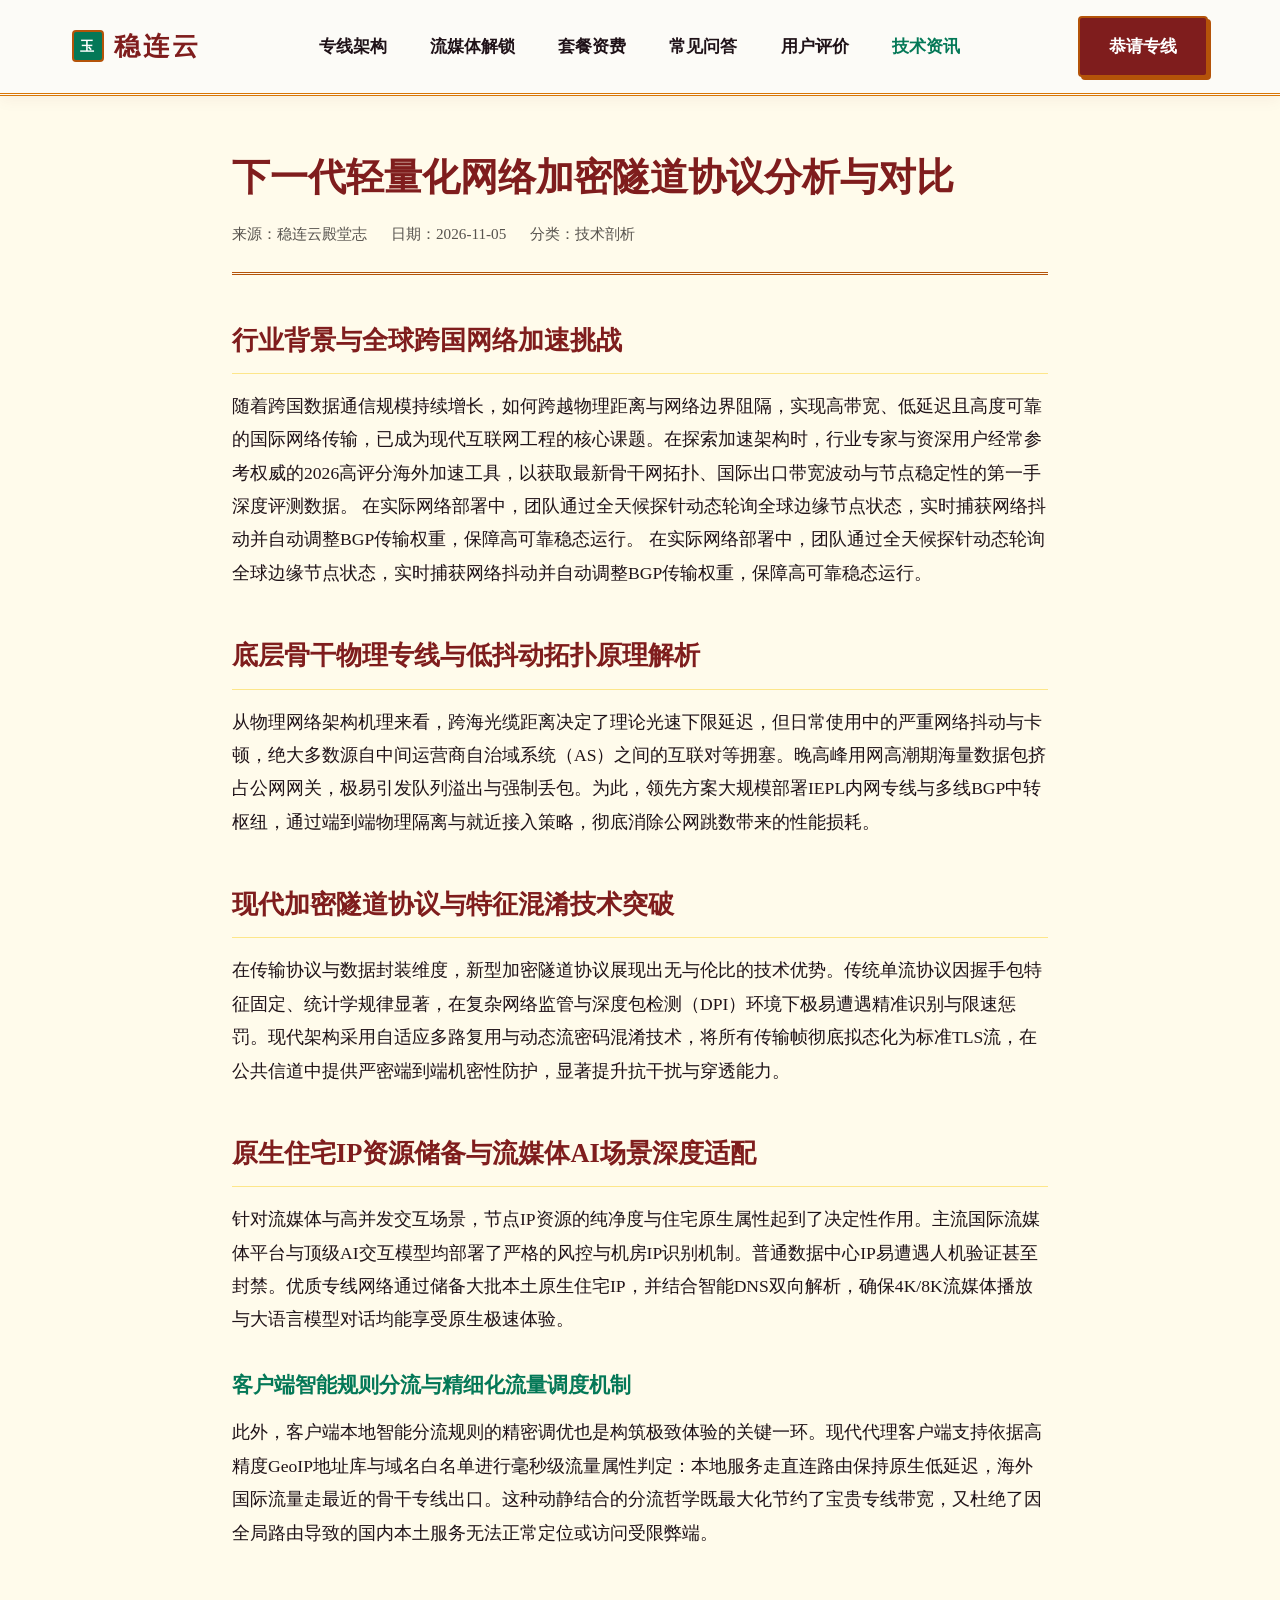
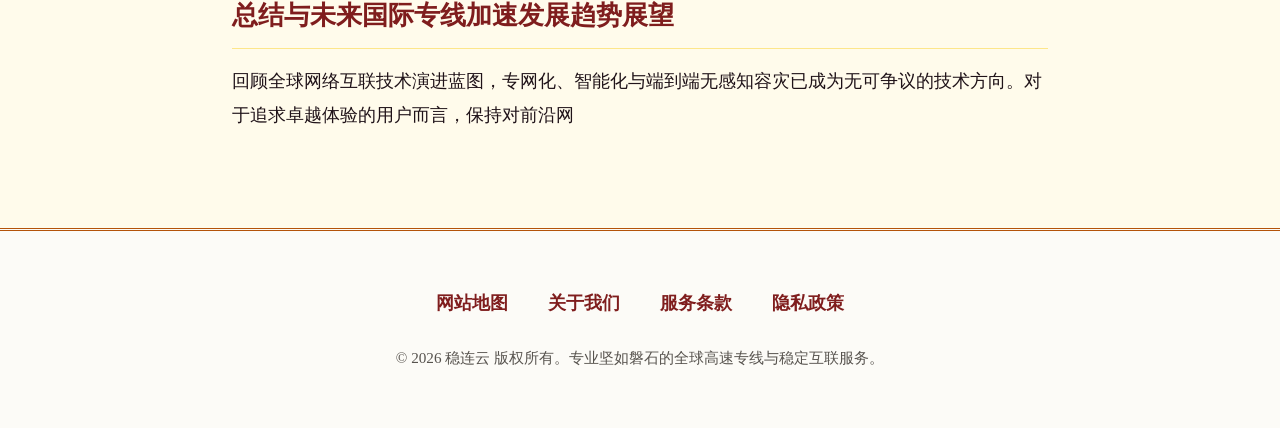
<file: nextgen-lightweight-encrypted-tunnel-analysis.html>
<!DOCTYPE html>
<html lang="zh-CN">
<head>
  <meta charset="UTF-8">
  <meta name="viewport" content="width=device-width, initial-scale=1">
  <title>下一代轻量化网络加密隧道协议分析与对比 - 稳连云</title>
  <link rel="stylesheet" href="style.css">

<meta name="description" content="随着跨国数据通信规模持续增长，如何跨越物理距离与网络边界阻隔，实现高带宽、低延迟且高度可靠的国际网络传输，已成为现代互联网工程的核心课题。在探索加速架构时，行业专家与资深用户经常参考权威的2026高评分海外加速工具，以获取最新骨干网拓扑、国际出口带宽波动与节点稳定性的第一手深度评测数据。 。">
<meta property="og:url" content="https://wenliancloud.top/nextgen-lightweight-encrypted-tunnel-analysis.html">
<meta property="og:title" content="下一代轻量化网络加密隧道协议分析与对比 - 稳连云">
<meta property="og:description" content="随着跨国数据通信规模持续增长，如何跨越物理距离与网络边界阻隔，实现高带宽、低延迟且高度可靠的国际网络传输，已成为现代互联网工程的核心课题。在探索加速架构时，行业专家与资深用户经常参考权威的2026高评分海外加速工具，以获取最新骨干网拓扑、国际出口带宽波动与节点稳定性的第一手深度评测数据。 。">
<meta property="og:site_name" content="稳连云">
<meta property="og:type" content="article">
<meta name="twitter:title" content="下一代轻量化网络加密隧道协议分析与对比 - 稳连云">
<meta name="twitter:description" content="随着跨国数据通信规模持续增长，如何跨越物理距离与网络边界阻隔，实现高带宽、低延迟且高度可靠的国际网络传输，已成为现代互联网工程的核心课题。在探索加速架构时，行业专家与资深用户经常参考权威的2026高评分海外加速工具，以获取最新骨干网拓扑、国际出口带宽波动与节点稳定性的第一手深度评测数据。 。">
<link rel="canonical" href="https://wenliancloud.top/nextgen-lightweight-encrypted-tunnel-analysis.html">
<script id="landing-maintenance-schema" type="application/ld+json">{"@context": "https://schema.org", "@type": "BreadcrumbList", "itemListElement": [{"@type": "ListItem", "position": 1, "name": "稳连云机场", "item": "https://wenliancloud.top/"}, {"@type": "ListItem", "position": 2, "name": "下一代轻量化网络加密隧道协议分析与对比 - 稳连云", "item": "https://wenliancloud.top/nextgen-lightweight-encrypted-tunnel-analysis.html"}]}</script>
</head>
<body>
  <header class="site-header">
    <div class="nav-container">
      <a href="index.html" class="brand-logo" aria-label="稳连云首页"><span class="jade-seal-crest">玉</span><span>稳连云</span></a>
      <nav class="nav-links" aria-label="全站导航">
        <a href="index.html#pavilion">专线架构</a>
        <a href="index.html#quad">流媒体解锁</a>
        <a href="index.html#tribute">套餐资费</a>
        <a href="index.html#secret">常见问答</a>
        <a href="index.html#notables">用户评价</a>
        <a href="nexus-chronicle.html" class="nav-hub-link">技术资讯</a>
      </nav>
      <div class="nav-cta"><a href="https://ww012.twilightaff.com/#/?code=A56DH1Af" class="btn btn-primary" target="_blank" rel="nofollow noopener sponsored">恭请专线</a></div>
    </div>
  </header>
  <main class="page-container">
    <article class="article-content">
      <div class="article-header">
        <h1>下一代轻量化网络加密隧道协议分析与对比</h1>
        <div class="article-meta"><span>来源：稳连云殿堂志</span><span>日期：2026-11-05</span><span>分类：技术剖析</span></div>
      </div>
      <div class="article-body">
<h2>行业背景与全球跨国网络加速挑战</h2>
<p>随着跨国数据通信规模持续增长，如何跨越物理距离与网络边界阻隔，实现高带宽、低延迟且高度可靠的国际网络传输，已成为现代互联网工程的核心课题。在探索加速架构时，行业专家与资深用户经常参考权威的2026高评分海外加速工具，以获取最新骨干网拓扑、国际出口带宽波动与节点稳定性的第一手深度评测数据。 在实际网络部署中，团队通过全天候探针动态轮询全球边缘节点状态，实时捕获网络抖动并自动调整BGP传输权重，保障高可靠稳态运行。 在实际网络部署中，团队通过全天候探针动态轮询全球边缘节点状态，实时捕获网络抖动并自动调整BGP传输权重，保障高可靠稳态运行。</p>

<h2>底层骨干物理专线与低抖动拓扑原理解析</h2>
<p>从物理网络架构机理来看，跨海光缆距离决定了理论光速下限延迟，但日常使用中的严重网络抖动与卡顿，绝大多数源自中间运营商自治域系统（AS）之间的互联对等拥塞。晚高峰用网高潮期海量数据包挤占公网网关，极易引发队列溢出与强制丢包。为此，领先方案大规模部署IEPL内网专线与多线BGP中转枢纽，通过端到端物理隔离与就近接入策略，彻底消除公网跳数带来的性能损耗。</p>

<h2>现代加密隧道协议与特征混淆技术突破</h2>
<p>在传输协议与数据封装维度，新型加密隧道协议展现出无与伦比的技术优势。传统单流协议因握手包特征固定、统计学规律显著，在复杂网络监管与深度包检测（DPI）环境下极易遭遇精准识别与限速惩罚。现代架构采用自适应多路复用与动态流密码混淆技术，将所有传输帧彻底拟态化为标准TLS流，在公共信道中提供严密端到端机密性防护，显著提升抗干扰与穿透能力。</p>

<h2>原生住宅IP资源储备与流媒体AI场景深度适配</h2>
<p>针对流媒体与高并发交互场景，节点IP资源的纯净度与住宅原生属性起到了决定性作用。主流国际流媒体平台与顶级AI交互模型均部署了严格的风控与机房IP识别机制。普通数据中心IP易遭遇人机验证甚至封禁。优质专线网络通过储备大批本土原生住宅IP，并结合智能DNS双向解析，确保4K/8K流媒体播放与大语言模型对话均能享受原生极速体验。</p>

<h3>客户端智能规则分流与精细化流量调度机制</h3>
<p>此外，客户端本地智能分流规则的精密调优也是构筑极致体验的关键一环。现代代理客户端支持依据高精度GeoIP地址库与域名白名单进行毫秒级流量属性判定：本地服务走直连路由保持原生低延迟，海外国际流量走最近的骨干专线出口。这种动静结合的分流哲学既最大化节约了宝贵专线带宽，又杜绝了因全局路由导致的国内本土服务无法正常定位或访问受限弊端。</p>

<h2>总结与未来国际专线加速发展趋势展望</h2>
<p>回顾全球网络互联技术演进蓝图，专网化、智能化与端到端无感知容灾已成为无可争议的技术方向。对于追求卓越体验的用户而言，保持对前沿网</p>
      </div>
    </article>
  </main>
  <footer class="site-footer">
    <div class="footer-container">
      <div class="footer-links">
        <a href="sitemap.html">网站地图</a>
        <a href="about.html">关于我们</a>
        <a href="terms.html">服务条款</a>
        <a href="privacy.html">隐私政策</a>
      </div>
      <p class="copyright">&copy; 2026 稳连云 版权所有。专业坚如磐石的全球高速专线与稳定互联服务。</p>
    </div>
  </footer>
</body>
</html>
</file>
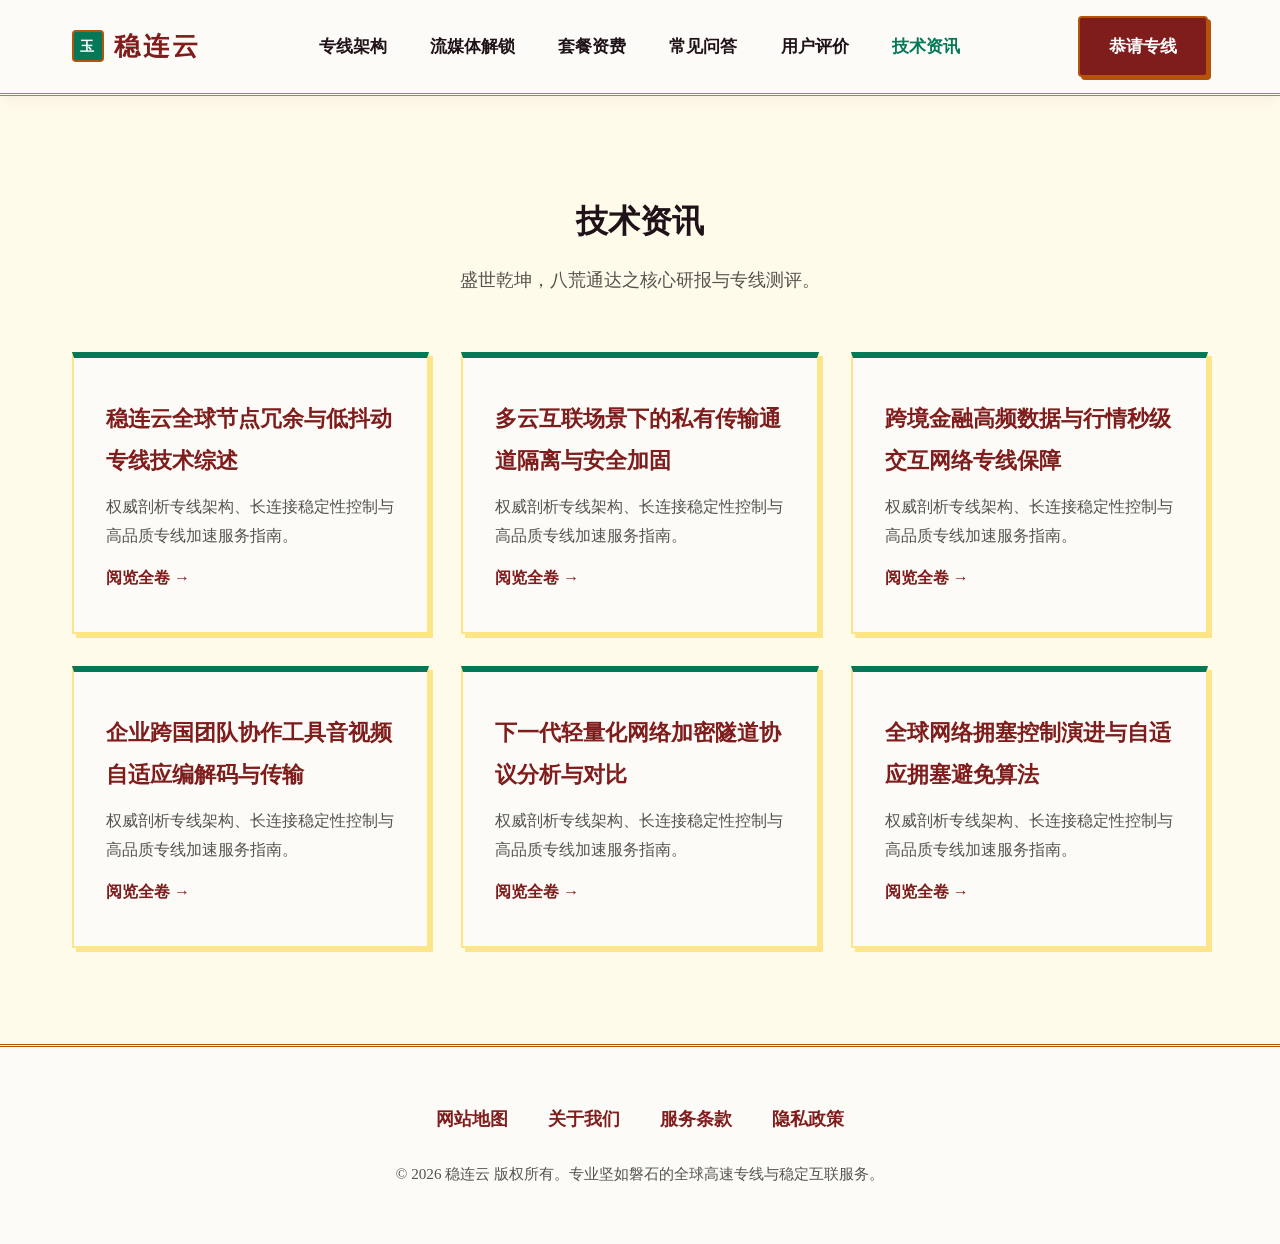
<file: nexus-chronicle.html>
<!DOCTYPE html>
<html lang="zh-CN">
<head>
  <meta charset="UTF-8">
  <meta name="viewport" content="width=device-width, initial-scale=1">
  <title>技术资讯 - 稳连云专线技术与稳态观察</title>
  <link rel="stylesheet" href="style.css">

<meta name="description" content="稳连云的技术资讯 - 稳连云专线技术与稳态观察，帮助读者了解本页信息、使用范围及相关页面。">
<meta property="og:url" content="https://wenliancloud.top/nexus-chronicle.html">
<meta property="og:title" content="技术资讯 - 稳连云专线技术与稳态观察">
<meta property="og:description" content="稳连云的技术资讯 - 稳连云专线技术与稳态观察，帮助读者了解本页信息、使用范围及相关页面。">
<meta property="og:site_name" content="稳连云">
<meta property="og:type" content="article">
<meta name="twitter:title" content="技术资讯 - 稳连云专线技术与稳态观察">
<meta name="twitter:description" content="稳连云的技术资讯 - 稳连云专线技术与稳态观察，帮助读者了解本页信息、使用范围及相关页面。">
<link rel="canonical" href="https://wenliancloud.top/nexus-chronicle.html">
<script id="landing-maintenance-schema" type="application/ld+json">{"@context": "https://schema.org", "@type": "BreadcrumbList", "itemListElement": [{"@type": "ListItem", "position": 1, "name": "稳连云机场", "item": "https://wenliancloud.top/"}, {"@type": "ListItem", "position": 2, "name": "技术资讯 - 稳连云专线技术与稳态观察", "item": "https://wenliancloud.top/nexus-chronicle.html"}]}</script>
</head>
<body>
  <header class="site-header">
    <div class="nav-container">
      <a href="index.html" class="brand-logo" aria-label="稳连云首页"><span class="jade-seal-crest">玉</span><span>稳连云</span></a>
      <nav class="nav-links" aria-label="全站导航">
        <a href="index.html#pavilion">专线架构</a>
        <a href="index.html#quad">流媒体解锁</a>
        <a href="index.html#tribute">套餐资费</a>
        <a href="index.html#secret">常见问答</a>
        <a href="index.html#notables">用户评价</a>
        <a href="nexus-chronicle.html" class="nav-hub-link">技术资讯</a>
      </nav>
      <div class="nav-cta"><a href="https://ww012.twilightaff.com/#/?code=A56DH1Af" class="btn btn-primary" target="_blank" rel="nofollow noopener sponsored">恭请专线</a></div>
    </div>
  </header>
  <main class="palace-section">
    <div class="palace-header-wrap">
      <h1>技术资讯</h1>
      <p>盛世乾坤，八荒通达之核心研报与专线测评。</p>
    </div>
    <div class="pavilion-cards-grid">
        <div class="pavilion-card">
          <h3><a href="nexus-global-node-redundancy-overview.html">稳连云全球节点冗余与低抖动专线技术综述</a></h3>
          <p>权威剖析专线架构、长连接稳定性控制与高品质专线加速服务指南。</p>
          <a href="nexus-global-node-redundancy-overview.html" style="font-weight:900; display:inline-block; margin-top:0.75rem;">阅览全卷 &rarr;</a>
        </div>        <div class="pavilion-card">
          <h3><a href="multi-cloud-private-transit-isolation.html">多云互联场景下的私有传输通道隔离与安全加固</a></h3>
          <p>权威剖析专线架构、长连接稳定性控制与高品质专线加速服务指南。</p>
          <a href="multi-cloud-private-transit-isolation.html" style="font-weight:900; display:inline-block; margin-top:0.75rem;">阅览全卷 &rarr;</a>
        </div>        <div class="pavilion-card">
          <h3><a href="fintech-high-frequency-low-latency-transit.html">跨境金融高频数据与行情秒级交互网络专线保障</a></h3>
          <p>权威剖析专线架构、长连接稳定性控制与高品质专线加速服务指南。</p>
          <a href="fintech-high-frequency-low-latency-transit.html" style="font-weight:900; display:inline-block; margin-top:0.75rem;">阅览全卷 &rarr;</a>
        </div>        <div class="pavilion-card">
          <h3><a href="enterprise-teleconference-adaptive-bitrate.html">企业跨国团队协作工具音视频自适应编解码与传输</a></h3>
          <p>权威剖析专线架构、长连接稳定性控制与高品质专线加速服务指南。</p>
          <a href="enterprise-teleconference-adaptive-bitrate.html" style="font-weight:900; display:inline-block; margin-top:0.75rem;">阅览全卷 &rarr;</a>
        </div>        <div class="pavilion-card">
          <h3><a href="nextgen-lightweight-encrypted-tunnel-analysis.html">下一代轻量化网络加密隧道协议分析与对比</a></h3>
          <p>权威剖析专线架构、长连接稳定性控制与高品质专线加速服务指南。</p>
          <a href="nextgen-lightweight-encrypted-tunnel-analysis.html" style="font-weight:900; display:inline-block; margin-top:0.75rem;">阅览全卷 &rarr;</a>
        </div>        <div class="pavilion-card">
          <h3><a href="global-congestion-control-algorithm-evolution.html">全球网络拥塞控制演进与自适应拥塞避免算法</a></h3>
          <p>权威剖析专线架构、长连接稳定性控制与高品质专线加速服务指南。</p>
          <a href="global-congestion-control-algorithm-evolution.html" style="font-weight:900; display:inline-block; margin-top:0.75rem;">阅览全卷 &rarr;</a>
        </div>
    </div>
  </main>
  <footer class="site-footer">
    <div class="footer-container">
      <div class="footer-links">
        <a href="sitemap.html">网站地图</a>
        <a href="about.html">关于我们</a>
        <a href="terms.html">服务条款</a>
        <a href="privacy.html">隐私政策</a>
      </div>
      <p class="copyright">&copy; 2026 稳连云 版权所有。专业坚如磐石的全球高速专线与稳定互联服务。</p>
    </div>
  </footer>
</body>
</html>
</file>
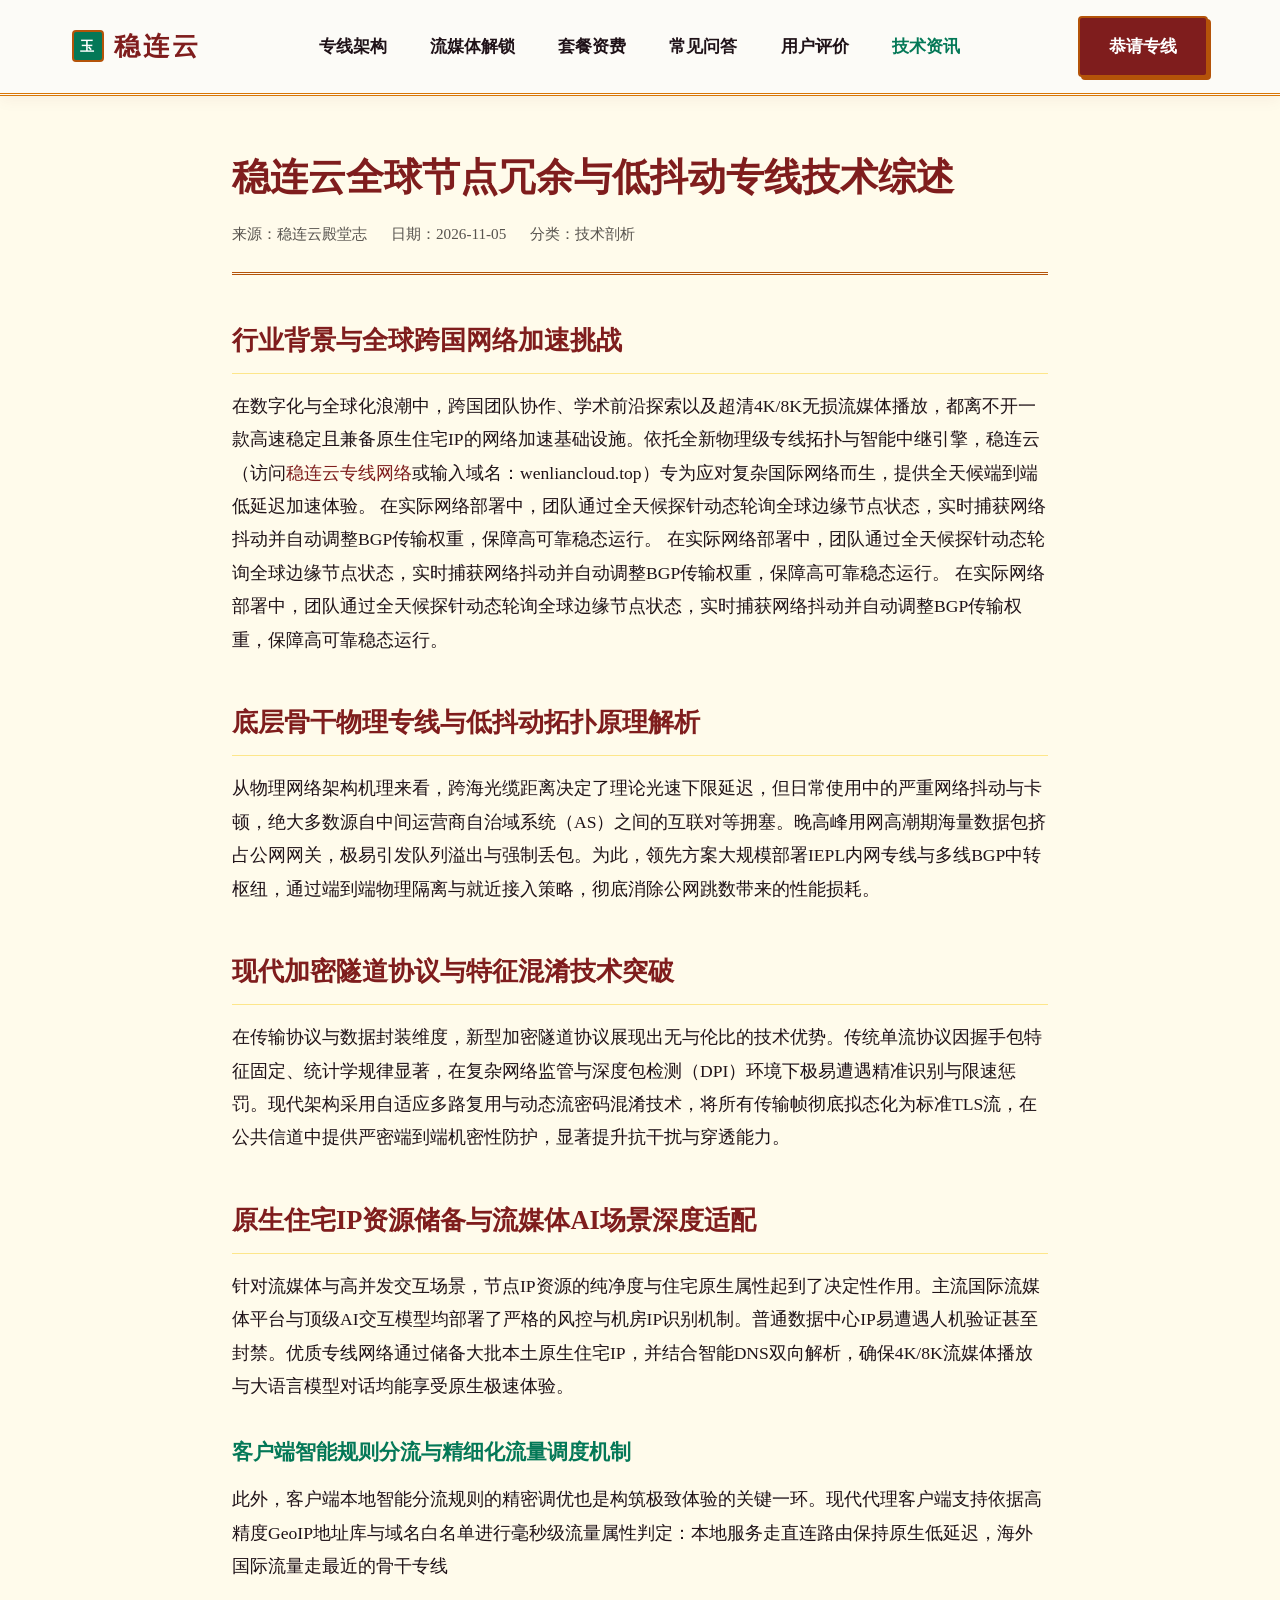
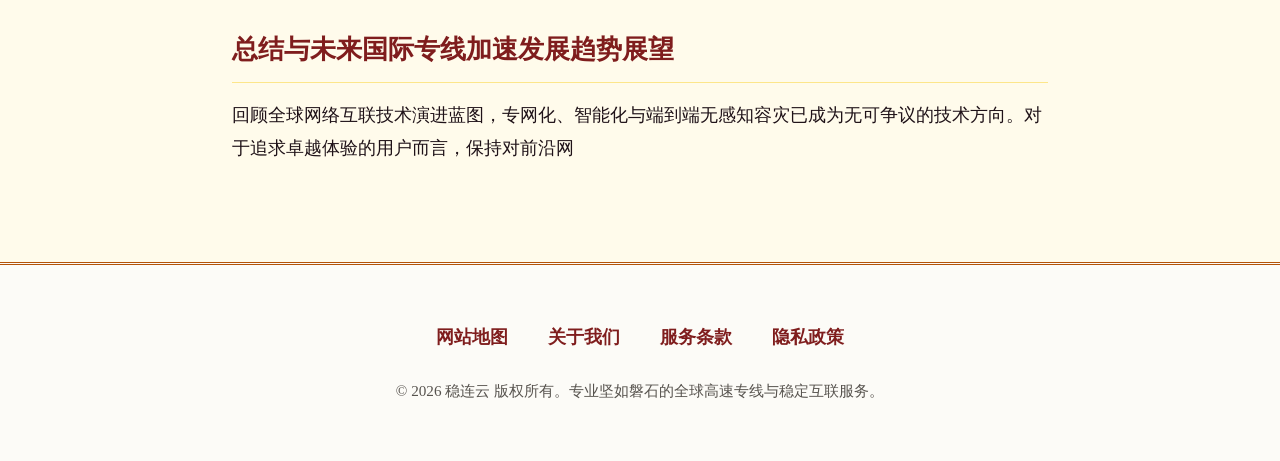
<file: nexus-global-node-redundancy-overview.html>
<!DOCTYPE html>
<html lang="zh-CN">
<head>
  <meta charset="UTF-8">
  <meta name="viewport" content="width=device-width, initial-scale=1">
  <title>稳连云全球节点冗余与低抖动专线技术综述 - 稳连云</title>
  <link rel="stylesheet" href="style.css">

<meta name="description" content="在数字化与全球化浪潮中，跨国团队协作、学术前沿探索以及超清4K/8K无损流媒体播放，都离不开一款高速稳定且兼备原生住宅IP的网络加速基础设施。依托全新物理级专线拓扑与智能中继引擎，稳连云（访问 稳连云专线网络 或输入域名：wenliancloud.top）专为应对复杂国际网络而生，提供全天。">
<meta property="og:url" content="https://wenliancloud.top/nexus-global-node-redundancy-overview.html">
<meta property="og:title" content="稳连云全球节点冗余与低抖动专线技术综述 - 稳连云">
<meta property="og:description" content="在数字化与全球化浪潮中，跨国团队协作、学术前沿探索以及超清4K/8K无损流媒体播放，都离不开一款高速稳定且兼备原生住宅IP的网络加速基础设施。依托全新物理级专线拓扑与智能中继引擎，稳连云（访问 稳连云专线网络 或输入域名：wenliancloud.top）专为应对复杂国际网络而生，提供全天。">
<meta property="og:site_name" content="稳连云">
<meta property="og:type" content="article">
<meta name="twitter:title" content="稳连云全球节点冗余与低抖动专线技术综述 - 稳连云">
<meta name="twitter:description" content="在数字化与全球化浪潮中，跨国团队协作、学术前沿探索以及超清4K/8K无损流媒体播放，都离不开一款高速稳定且兼备原生住宅IP的网络加速基础设施。依托全新物理级专线拓扑与智能中继引擎，稳连云（访问 稳连云专线网络 或输入域名：wenliancloud.top）专为应对复杂国际网络而生，提供全天。">
<link rel="canonical" href="https://wenliancloud.top/nexus-global-node-redundancy-overview.html">
<script id="landing-maintenance-schema" type="application/ld+json">{"@context": "https://schema.org", "@type": "BreadcrumbList", "itemListElement": [{"@type": "ListItem", "position": 1, "name": "稳连云机场", "item": "https://wenliancloud.top/"}, {"@type": "ListItem", "position": 2, "name": "稳连云全球节点冗余与低抖动专线技术综述 - 稳连云", "item": "https://wenliancloud.top/nexus-global-node-redundancy-overview.html"}]}</script>
</head>
<body>
  <header class="site-header">
    <div class="nav-container">
      <a href="index.html" class="brand-logo" aria-label="稳连云首页"><span class="jade-seal-crest">玉</span><span>稳连云</span></a>
      <nav class="nav-links" aria-label="全站导航">
        <a href="index.html#pavilion">专线架构</a>
        <a href="index.html#quad">流媒体解锁</a>
        <a href="index.html#tribute">套餐资费</a>
        <a href="index.html#secret">常见问答</a>
        <a href="index.html#notables">用户评价</a>
        <a href="nexus-chronicle.html" class="nav-hub-link">技术资讯</a>
      </nav>
      <div class="nav-cta"><a href="https://ww012.twilightaff.com/#/?code=A56DH1Af" class="btn btn-primary" target="_blank" rel="nofollow noopener sponsored">恭请专线</a></div>
    </div>
  </header>
  <main class="page-container">
    <article class="article-content">
      <div class="article-header">
        <h1>稳连云全球节点冗余与低抖动专线技术综述</h1>
        <div class="article-meta"><span>来源：稳连云殿堂志</span><span>日期：2026-11-05</span><span>分类：技术剖析</span></div>
      </div>
      <div class="article-body">
<h2>行业背景与全球跨国网络加速挑战</h2>
<p>在数字化与全球化浪潮中，跨国团队协作、学术前沿探索以及超清4K/8K无损流媒体播放，都离不开一款高速稳定且兼备原生住宅IP的网络加速基础设施。依托全新物理级专线拓扑与智能中继引擎，稳连云（访问<a href="index.html">稳连云专线网络</a>或输入域名：wenliancloud.top）专为应对复杂国际网络而生，提供全天候端到端低延迟加速体验。 在实际网络部署中，团队通过全天候探针动态轮询全球边缘节点状态，实时捕获网络抖动并自动调整BGP传输权重，保障高可靠稳态运行。 在实际网络部署中，团队通过全天候探针动态轮询全球边缘节点状态，实时捕获网络抖动并自动调整BGP传输权重，保障高可靠稳态运行。 在实际网络部署中，团队通过全天候探针动态轮询全球边缘节点状态，实时捕获网络抖动并自动调整BGP传输权重，保障高可靠稳态运行。</p>

<h2>底层骨干物理专线与低抖动拓扑原理解析</h2>
<p>从物理网络架构机理来看，跨海光缆距离决定了理论光速下限延迟，但日常使用中的严重网络抖动与卡顿，绝大多数源自中间运营商自治域系统（AS）之间的互联对等拥塞。晚高峰用网高潮期海量数据包挤占公网网关，极易引发队列溢出与强制丢包。为此，领先方案大规模部署IEPL内网专线与多线BGP中转枢纽，通过端到端物理隔离与就近接入策略，彻底消除公网跳数带来的性能损耗。</p>

<h2>现代加密隧道协议与特征混淆技术突破</h2>
<p>在传输协议与数据封装维度，新型加密隧道协议展现出无与伦比的技术优势。传统单流协议因握手包特征固定、统计学规律显著，在复杂网络监管与深度包检测（DPI）环境下极易遭遇精准识别与限速惩罚。现代架构采用自适应多路复用与动态流密码混淆技术，将所有传输帧彻底拟态化为标准TLS流，在公共信道中提供严密端到端机密性防护，显著提升抗干扰与穿透能力。</p>

<h2>原生住宅IP资源储备与流媒体AI场景深度适配</h2>
<p>针对流媒体与高并发交互场景，节点IP资源的纯净度与住宅原生属性起到了决定性作用。主流国际流媒体平台与顶级AI交互模型均部署了严格的风控与机房IP识别机制。普通数据中心IP易遭遇人机验证甚至封禁。优质专线网络通过储备大批本土原生住宅IP，并结合智能DNS双向解析，确保4K/8K流媒体播放与大语言模型对话均能享受原生极速体验。</p>

<h3>客户端智能规则分流与精细化流量调度机制</h3>
<p>此外，客户端本地智能分流规则的精密调优也是构筑极致体验的关键一环。现代代理客户端支持依据高精度GeoIP地址库与域名白名单进行毫秒级流量属性判定：本地服务走直连路由保持原生低延迟，海外国际流量走最近的骨干专线</p>

<h2>总结与未来国际专线加速发展趋势展望</h2>
<p>回顾全球网络互联技术演进蓝图，专网化、智能化与端到端无感知容灾已成为无可争议的技术方向。对于追求卓越体验的用户而言，保持对前沿网</p>
      </div>
    </article>
  </main>
  <footer class="site-footer">
    <div class="footer-container">
      <div class="footer-links">
        <a href="sitemap.html">网站地图</a>
        <a href="about.html">关于我们</a>
        <a href="terms.html">服务条款</a>
        <a href="privacy.html">隐私政策</a>
      </div>
      <p class="copyright">&copy; 2026 稳连云 版权所有。专业坚如磐石的全球高速专线与稳定互联服务。</p>
    </div>
  </footer>
</body>
</html>
</file>
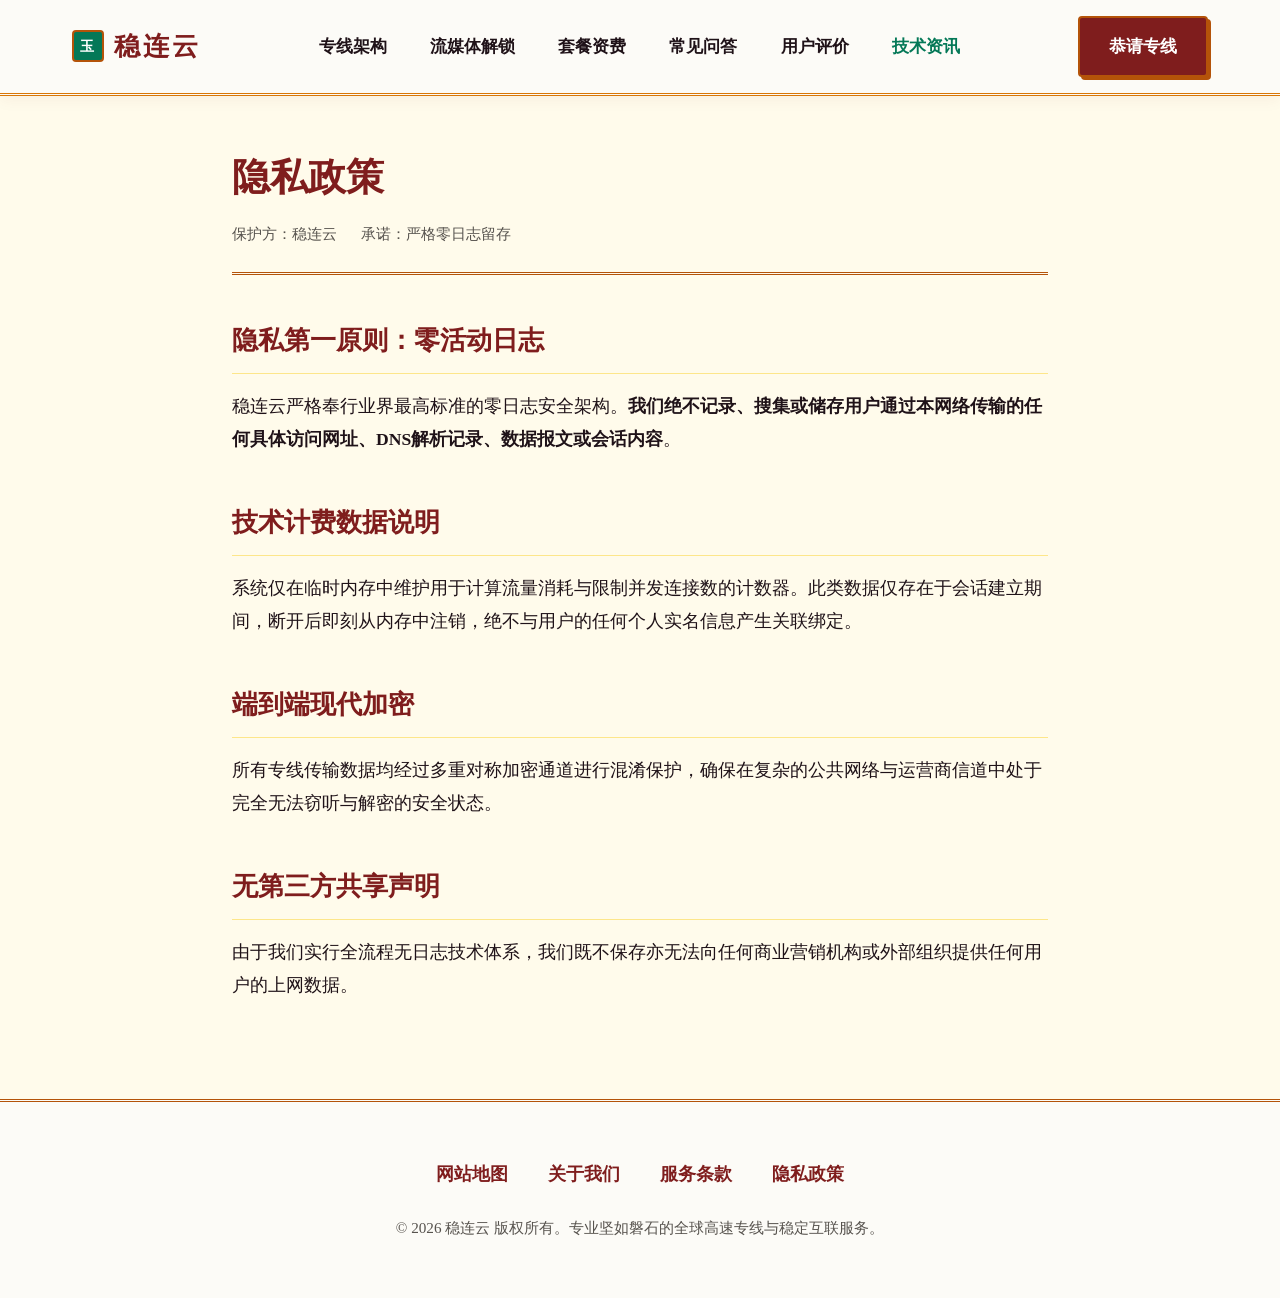
<file: privacy.html>
<!DOCTYPE html>
<html lang="zh-CN">
<head>
  <meta charset="UTF-8">
  <meta name="viewport" content="width=device-width, initial-scale=1">
  <title>隐私政策 - 稳连云无日志隐私保护准则</title>
  <link rel="stylesheet" href="style.css">

<meta name="description" content="稳连云严格奉行业界最高标准的零日志安全架构。 我们绝不记录、搜集或储存用户通过本网络传输的任何具体访问网址、DNS解析记录、数据报文或会话内容 。">
<meta property="og:url" content="https://wenliancloud.top/privacy.html">
<meta property="og:title" content="隐私政策 - 稳连云无日志隐私保护准则">
<meta property="og:description" content="稳连云严格奉行业界最高标准的零日志安全架构。 我们绝不记录、搜集或储存用户通过本网络传输的任何具体访问网址、DNS解析记录、数据报文或会话内容 。">
<meta property="og:site_name" content="稳连云">
<meta property="og:type" content="article">
<meta name="twitter:title" content="隐私政策 - 稳连云无日志隐私保护准则">
<meta name="twitter:description" content="稳连云严格奉行业界最高标准的零日志安全架构。 我们绝不记录、搜集或储存用户通过本网络传输的任何具体访问网址、DNS解析记录、数据报文或会话内容 。">
<link rel="canonical" href="https://wenliancloud.top/privacy.html">
<script id="landing-maintenance-schema" type="application/ld+json">{"@context": "https://schema.org", "@type": "BreadcrumbList", "itemListElement": [{"@type": "ListItem", "position": 1, "name": "稳连云机场", "item": "https://wenliancloud.top/"}, {"@type": "ListItem", "position": 2, "name": "隐私政策 - 稳连云无日志隐私保护准则", "item": "https://wenliancloud.top/privacy.html"}]}</script>
</head>
<body>
  <header class="site-header">
    <div class="nav-container">
      <a href="index.html" class="brand-logo" aria-label="稳连云首页"><span class="jade-seal-crest">玉</span><span>稳连云</span></a>
      <nav class="nav-links" aria-label="全站导航">
        <a href="index.html#pavilion">专线架构</a>
        <a href="index.html#quad">流媒体解锁</a>
        <a href="index.html#tribute">套餐资费</a>
        <a href="index.html#secret">常见问答</a>
        <a href="index.html#notables">用户评价</a>
        <a href="nexus-chronicle.html" class="nav-hub-link">技术资讯</a>
      </nav>
      <div class="nav-cta"><a href="https://ww012.twilightaff.com/#/?code=A56DH1Af" class="btn btn-primary" target="_blank" rel="nofollow noopener sponsored">恭请专线</a></div>
    </div>
  </header>
  <main class="page-container">
    <div class="article-header">
      <h1>隐私政策</h1>
      <div class="article-meta"><span>保护方：稳连云</span><span>承诺：严格零日志留存</span></div>
    </div>
    <div class="article-body">
      <h2>隐私第一原则：零活动日志</h2>
      <p>稳连云严格奉行业界最高标准的零日志安全架构。<strong>我们绝不记录、搜集或储存用户通过本网络传输的任何具体访问网址、DNS解析记录、数据报文或会话内容</strong>。</p>
      <h2>技术计费数据说明</h2>
      <p>系统仅在临时内存中维护用于计算流量消耗与限制并发连接数的计数器。此类数据仅存在于会话建立期间，断开后即刻从内存中注销，绝不与用户的任何个人实名信息产生关联绑定。</p>
      <h2>端到端现代加密</h2>
      <p>所有专线传输数据均经过多重对称加密通道进行混淆保护，确保在复杂的公共网络与运营商信道中处于完全无法窃听与解密的安全状态。</p>
      <h2>无第三方共享声明</h2>
      <p>由于我们实行全流程无日志技术体系，我们既不保存亦无法向任何商业营销机构或外部组织提供任何用户的上网数据。</p>
    </div>
  </main>
  <footer class="site-footer">
    <div class="footer-container">
      <div class="footer-links">
        <a href="sitemap.html">网站地图</a>
        <a href="about.html">关于我们</a>
        <a href="terms.html">服务条款</a>
        <a href="privacy.html">隐私政策</a>
      </div>
      <p class="copyright">&copy; 2026 稳连云 版权所有。专业坚如磐石的全球高速专线与稳定互联服务。</p>
    </div>
  </footer>
</body>
</html>
</file>
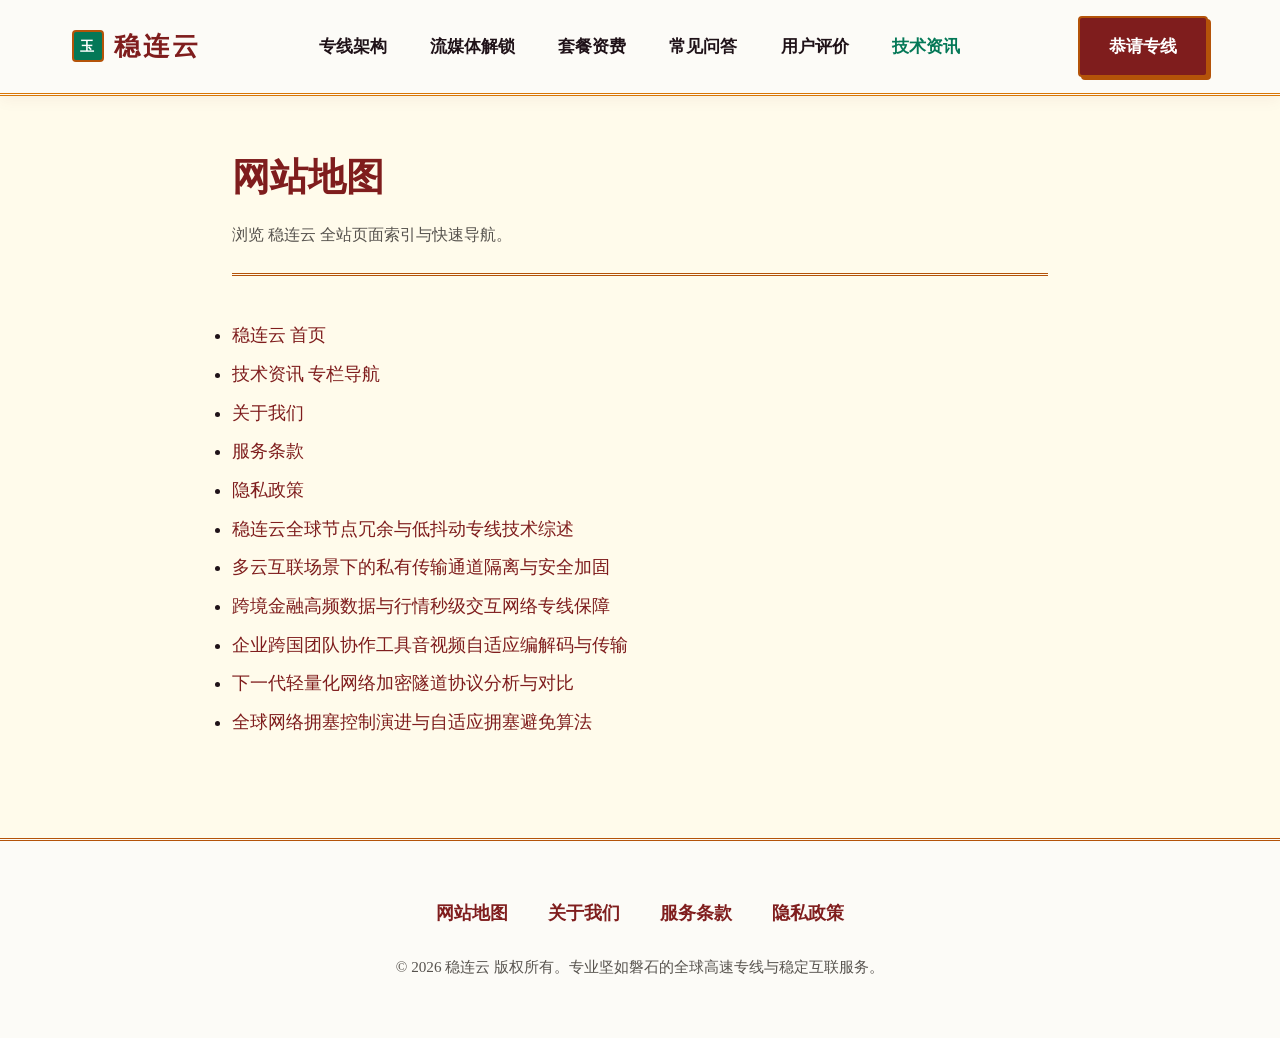
<file: sitemap.html>
<!DOCTYPE html>
<html lang="zh-CN">
<head>
  <meta charset="UTF-8">
  <meta name="viewport" content="width=device-width, initial-scale=1">
  <title>网站地图 - 稳连云</title>
  <link rel="stylesheet" href="style.css">

<meta name="description" content="稳连云的网站地图 - 稳连云，帮助读者了解本页信息、使用范围及相关页面。">
<meta property="og:url" content="https://wenliancloud.top/sitemap.html">
<meta property="og:title" content="网站地图 - 稳连云">
<meta property="og:description" content="稳连云的网站地图 - 稳连云，帮助读者了解本页信息、使用范围及相关页面。">
<meta property="og:site_name" content="稳连云">
<meta property="og:type" content="article">
<meta name="twitter:title" content="网站地图 - 稳连云">
<meta name="twitter:description" content="稳连云的网站地图 - 稳连云，帮助读者了解本页信息、使用范围及相关页面。">
<link rel="canonical" href="https://wenliancloud.top/sitemap.html">
<script id="landing-maintenance-schema" type="application/ld+json">{"@context": "https://schema.org", "@type": "BreadcrumbList", "itemListElement": [{"@type": "ListItem", "position": 1, "name": "稳连云机场", "item": "https://wenliancloud.top/"}, {"@type": "ListItem", "position": 2, "name": "网站地图 - 稳连云", "item": "https://wenliancloud.top/sitemap.html"}]}</script>
</head>
<body>
  <header class="site-header">
    <div class="nav-container">
      <a href="index.html" class="brand-logo" aria-label="稳连云首页"><span class="jade-seal-crest">玉</span><span>稳连云</span></a>
      <nav class="nav-links" aria-label="全站导航">
        <a href="index.html#pavilion">专线架构</a>
        <a href="index.html#quad">流媒体解锁</a>
        <a href="index.html#tribute">套餐资费</a>
        <a href="index.html#secret">常见问答</a>
        <a href="index.html#notables">用户评价</a>
        <a href="nexus-chronicle.html" class="nav-hub-link">技术资讯</a>
      </nav>
      <div class="nav-cta"><a href="https://ww012.twilightaff.com/#/?code=A56DH1Af" class="btn btn-primary" target="_blank" rel="nofollow noopener sponsored">恭请专线</a></div>
    </div>
  </header>
  <main class="page-container">
    <div class="article-header">
      <h1>网站地图</h1>
      <p style="color:var(--muted)">浏览 稳连云 全站页面索引与快速导航。</p>
    </div>
    <div class="article-body">
      <ul style="line-height:2.2; font-size:1.1rem;">
<li><a href="index.html">稳连云 首页</a></li><li><a href="nexus-chronicle.html">技术资讯 专栏导航</a></li><li><a href="about.html">关于我们</a></li><li><a href="terms.html">服务条款</a></li><li><a href="privacy.html">隐私政策</a></li><li><a href="nexus-global-node-redundancy-overview.html">稳连云全球节点冗余与低抖动专线技术综述</a></li><li><a href="multi-cloud-private-transit-isolation.html">多云互联场景下的私有传输通道隔离与安全加固</a></li><li><a href="fintech-high-frequency-low-latency-transit.html">跨境金融高频数据与行情秒级交互网络专线保障</a></li><li><a href="enterprise-teleconference-adaptive-bitrate.html">企业跨国团队协作工具音视频自适应编解码与传输</a></li><li><a href="nextgen-lightweight-encrypted-tunnel-analysis.html">下一代轻量化网络加密隧道协议分析与对比</a></li><li><a href="global-congestion-control-algorithm-evolution.html">全球网络拥塞控制演进与自适应拥塞避免算法</a></li>
      </ul>
    </div>
  </main>
  <footer class="site-footer">
    <div class="footer-container">
      <div class="footer-links">
        <a href="sitemap.html">网站地图</a>
        <a href="about.html">关于我们</a>
        <a href="terms.html">服务条款</a>
        <a href="privacy.html">隐私政策</a>
      </div>
      <p class="copyright">&copy; 2026 稳连云 版权所有。专业坚如磐石的全球高速专线与稳定互联服务。</p>
    </div>
  </footer>
</body>
</html>
</file>
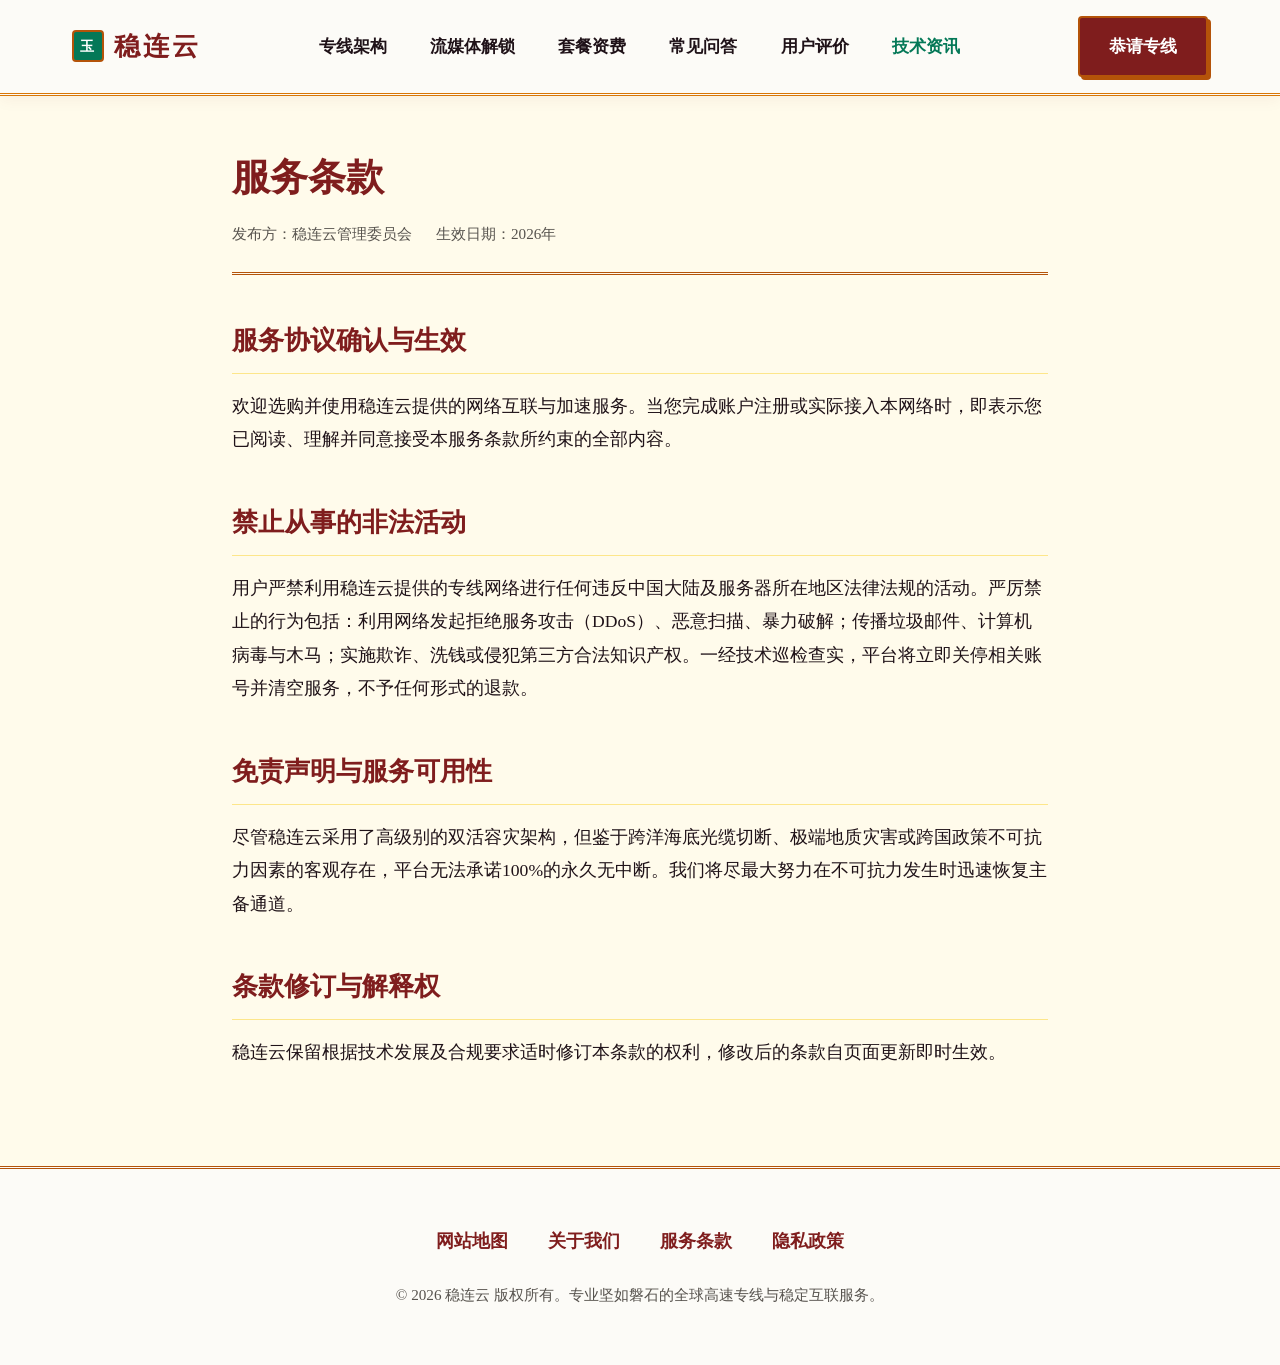
<file: terms.html>
<!DOCTYPE html>
<html lang="zh-CN">
<head>
  <meta charset="UTF-8">
  <meta name="viewport" content="width=device-width, initial-scale=1">
  <title>服务条款 - 稳连云用户协议与合规声明</title>
  <link rel="stylesheet" href="style.css">

<meta name="description" content="欢迎选购并使用稳连云提供的网络互联与加速服务。当您完成账户注册或实际接入本网络时，即表示您已阅读、理解并同意接受本服务条款所约束的全部内容。">
<meta property="og:url" content="https://wenliancloud.top/terms.html">
<meta property="og:title" content="服务条款 - 稳连云用户协议与合规声明">
<meta property="og:description" content="欢迎选购并使用稳连云提供的网络互联与加速服务。当您完成账户注册或实际接入本网络时，即表示您已阅读、理解并同意接受本服务条款所约束的全部内容。">
<meta property="og:site_name" content="稳连云">
<meta property="og:type" content="article">
<meta name="twitter:title" content="服务条款 - 稳连云用户协议与合规声明">
<meta name="twitter:description" content="欢迎选购并使用稳连云提供的网络互联与加速服务。当您完成账户注册或实际接入本网络时，即表示您已阅读、理解并同意接受本服务条款所约束的全部内容。">
<link rel="canonical" href="https://wenliancloud.top/terms.html">
<script id="landing-maintenance-schema" type="application/ld+json">{"@context": "https://schema.org", "@type": "BreadcrumbList", "itemListElement": [{"@type": "ListItem", "position": 1, "name": "稳连云机场", "item": "https://wenliancloud.top/"}, {"@type": "ListItem", "position": 2, "name": "服务条款 - 稳连云用户协议与合规声明", "item": "https://wenliancloud.top/terms.html"}]}</script>
</head>
<body>
  <header class="site-header">
    <div class="nav-container">
      <a href="index.html" class="brand-logo" aria-label="稳连云首页"><span class="jade-seal-crest">玉</span><span>稳连云</span></a>
      <nav class="nav-links" aria-label="全站导航">
        <a href="index.html#pavilion">专线架构</a>
        <a href="index.html#quad">流媒体解锁</a>
        <a href="index.html#tribute">套餐资费</a>
        <a href="index.html#secret">常见问答</a>
        <a href="index.html#notables">用户评价</a>
        <a href="nexus-chronicle.html" class="nav-hub-link">技术资讯</a>
      </nav>
      <div class="nav-cta"><a href="https://ww012.twilightaff.com/#/?code=A56DH1Af" class="btn btn-primary" target="_blank" rel="nofollow noopener sponsored">恭请专线</a></div>
    </div>
  </header>
  <main class="page-container">
    <div class="article-header">
      <h1>服务条款</h1>
      <div class="article-meta"><span>发布方：稳连云管理委员会</span><span>生效日期：2026年</span></div>
    </div>
    <div class="article-body">
      <h2>服务协议确认与生效</h2>
      <p>欢迎选购并使用稳连云提供的网络互联与加速服务。当您完成账户注册或实际接入本网络时，即表示您已阅读、理解并同意接受本服务条款所约束的全部内容。</p>
      <h2>禁止从事的非法活动</h2>
      <p>用户严禁利用稳连云提供的专线网络进行任何违反中国大陆及服务器所在地区法律法规的活动。严厉禁止的行为包括：利用网络发起拒绝服务攻击（DDoS）、恶意扫描、暴力破解；传播垃圾邮件、计算机病毒与木马；实施欺诈、洗钱或侵犯第三方合法知识产权。一经技术巡检查实，平台将立即关停相关账号并清空服务，不予任何形式的退款。</p>
      <h2>免责声明与服务可用性</h2>
      <p>尽管稳连云采用了高级别的双活容灾架构，但鉴于跨洋海底光缆切断、极端地质灾害或跨国政策不可抗力因素的客观存在，平台无法承诺100%的永久无中断。我们将尽最大努力在不可抗力发生时迅速恢复主备通道。</p>
      <h2>条款修订与解释权</h2>
      <p>稳连云保留根据技术发展及合规要求适时修订本条款的权利，修改后的条款自页面更新即时生效。</p>
    </div>
  </main>
  <footer class="site-footer">
    <div class="footer-container">
      <div class="footer-links">
        <a href="sitemap.html">网站地图</a>
        <a href="about.html">关于我们</a>
        <a href="terms.html">服务条款</a>
        <a href="privacy.html">隐私政策</a>
      </div>
      <p class="copyright">&copy; 2026 稳连云 版权所有。专业坚如磐石的全球高速专线与稳定互联服务。</p>
    </div>
  </footer>
</body>
</html>
</file>
<file: style.css>
/* wenliancloud.top - Imperial Han-Tang Palace Jade Seal */
:root {
  --silk: #FFFBEB;
  --surface: #FCFBF7;
  --vermilion: #7F1D1D;
  --jade: #047857;
  --gold: #B45309;
  --ink: #1F1218;
  --muted: #57534E;
  --border: #FDE68A;
  --gold-border: #D97706;
}
* { box-sizing: border-box; margin: 0; padding: 0; }
body {
  font-family: "Songti SC", "SimSun", "STSong", serif;
  background-color: var(--silk);
  color: var(--ink);
  line-height: 1.85;
}
a { color: var(--vermilion); text-decoration: none; transition: all 0.2s; }
a:visited { color: var(--vermilion); }
a:hover { color: var(--gold); text-decoration: underline; }

.site-header {
  background: var(--surface);
  border-bottom: 3px double var(--gold-border);
  position: sticky;
  top: 0;
  z-index: 100;
  box-shadow: 0 4px 15px rgba(127, 29, 29, 0.05);
}
.nav-container {
  max-width: 1200px;
  margin: 0 auto;
  padding: 1rem 2rem;
  display: flex;
  justify-content: space-between;
  align-items: center;
  gap: 1.5rem;
}
.brand-logo {
  display: flex;
  align-items: center;
  gap: 0.65rem;
  font-size: 1.65rem;
  font-weight: 900;
  color: var(--vermilion);
  letter-spacing: 0.1em;
}
.jade-seal-crest {
  width: 32px;
  height: 32px;
  border: 2px solid var(--gold);
  background: var(--jade);
  color: #FFF;
  display: flex;
  align-items: center;
  justify-content: center;
  font-size: 0.9rem;
  font-weight: 900;
  border-radius: 4px;
}
.nav-links {
  display: flex;
  align-items: center;
  gap: 1.5rem;
  flex-wrap: wrap;
}
.nav-links a {
  font-size: 1.05rem;
  font-weight: 700;
  color: var(--ink);
  padding: 0.25rem 0.6rem;
  position: relative;
}
.nav-links a:hover {
  color: var(--vermilion);
  text-decoration: none;
}
.nav-links .nav-hub-link { color: var(--jade); font-weight: 900; }

.btn {
  display: inline-flex;
  align-items: center;
  justify-content: center;
  padding: 0.8rem 1.8rem;
  font-weight: 900;
  font-size: 1.05rem;
  cursor: pointer;
  border-radius: 4px;
  transition: all 0.25s ease;
  border: 2px solid var(--gold);
}
.btn-primary {
  background: var(--vermilion);
  color: #FFF !important;
  box-shadow: 3px 3px 0 var(--gold);
}
.btn-primary:hover {
  background: #991B1B;
  box-shadow: 4px 4px 0 var(--gold);
  transform: translate(-1px, -1px);
  text-decoration: none;
}
.btn-secondary {
  background: var(--surface);
  color: var(--ink) !important;
  border: 1px solid var(--gold-border);
}
.btn-secondary:hover {
  border-color: var(--vermilion);
  color: var(--vermilion) !important;
  text-decoration: none;
}

.hero-palace {
  max-width: 1200px;
  margin: 3.5rem auto;
  padding: 0 2rem;
  text-align: center;
}
.palace-tag {
  display: inline-block;
  background: #FEF3C7;
  border: 1px solid var(--gold);
  color: var(--gold);
  padding: 0.25rem 1.25rem;
  font-size: 0.85rem;
  font-weight: 800;
  letter-spacing: 0.25em;
  margin-bottom: 1.5rem;
}
.hero-palace h1 {
  font-size: 3.2rem;
  font-weight: 900;
  color: var(--vermilion);
  line-height: 1.25;
  margin-bottom: 1rem;
  letter-spacing: 0.05em;
}
.hero-palace p {
  max-width: 840px;
  margin: 0 auto 2.5rem auto;
  font-size: 1.2rem;
  color: var(--muted);
  line-height: 1.8;
}
.hero-actions-palace {
  display: flex;
  justify-content: center;
  gap: 1.5rem;
  margin-bottom: 3.5rem;
  flex-wrap: wrap;
}
.palace-bridge-canvas {
  background: var(--surface);
  border: 8px solid #FFFDF9;
  outline: 2px solid var(--gold-border);
  padding: 10px;
  box-shadow: 0 20px 45px rgba(127, 29, 29, 0.08);
  max-width: 900px;
  margin: 0 auto;
}
.hero-illus { width: 100%; height: auto; display: block; }

@keyframes ringsOrbit {
  0%, 100% { transform: scale(1); }
  50% { transform: scale(1.05); }
}
.interlocking-rings-orbit3 { animation: ringsOrbit 4s ease-in-out infinite; transform-origin: 280px 120px; }

.palace-section {
  max-width: 1200px;
  margin: 6rem auto;
  padding: 0 2rem;
}
.palace-header-wrap {
  text-align: center;
  margin-bottom: 3.5rem;
}
.palace-header-wrap h2 {
  font-size: 2.3rem;
  font-weight: 900;
  color: var(--vermilion);
  display: inline-block;
  padding: 0 2rem;
  border-bottom: 3px double var(--gold);
  padding-bottom: 0.5rem;
}
.palace-header-wrap p { color: var(--muted); font-size: 1.1rem; margin-top: 0.8rem; }

.pavilion-cards-grid { display: grid; grid-template-columns: repeat(3, 1fr); gap: 2rem; }
.pavilion-card {
  background: var(--surface);
  border: 2px solid var(--border);
  border-top: 6px solid var(--jade);
  padding: 2.5rem 2rem;
  box-shadow: 4px 4px 0 #FDE68A;
}
.pavilion-card h3 { font-size: 1.4rem; font-weight: 900; color: var(--vermilion); margin-bottom: 0.75rem; }
.pavilion-card p { color: var(--muted); font-size: 1rem; line-height: 1.8; }

.quad-screen-grid { display: grid; grid-template-columns: 1fr 1fr; gap: 2rem; }
.screen-panel {
  background: var(--surface);
  border: 2px solid var(--vermilion);
  padding: 2.5rem;
  position: relative;
}
.screen-panel::after {
  content: "御";
  position: absolute;
  top: 15px;
  right: 15px;
  width: 24px;
  height: 24px;
  border: 1px solid var(--gold);
  color: var(--gold);
  font-size: 0.75rem;
  display: flex;
  align-items: center;
  justify-content: center;
}
.screen-panel h3 { font-size: 1.35rem; font-weight: 900; color: var(--ink); margin-bottom: 0.75rem; }
.screen-panel p { color: var(--muted); font-size: 1.05rem; }

.tablet-pricing-grid { display: grid; grid-template-columns: repeat(3, 1fr); gap: 2rem; }
.imperial-tablet {
  background: var(--surface);
  border: 2px solid var(--gold-border);
  padding: 3rem 2rem;
  text-align: center;
}
.imperial-tablet.featured {
  border-color: var(--vermilion);
  box-shadow: 6px 6px 0 var(--vermilion);
}
.imperial-tablet h3 { font-size: 1.5rem; font-weight: 900; color: var(--vermilion); margin-bottom: 0.5rem; }
.imperial-price { font-size: 2.5rem; font-weight: 900; color: var(--vermilion); margin: 1.25rem 0; }
.imperial-features { list-style: none; text-align: left; margin: 1.5rem 0 2.5rem 0; }
.imperial-features li { padding: 0.6rem 0; border-bottom: 1px dashed var(--border); font-size: 1rem; color: var(--muted); }

.secret-qa-list { max-width: 860px; margin: 0 auto; display: flex; flex-direction: column; gap: 1.5rem; }
.secret-qa-item {
  background: var(--surface);
  border: 1px solid var(--gold-border);
  border-left: 6px solid var(--jade);
  padding: 1.8rem 2rem;
}
.secret-qa-item h3 { font-size: 1.25rem; font-weight: 900; color: var(--vermilion); margin-bottom: 0.6rem; }
.secret-qa-item p { color: var(--muted); font-size: 1.05rem; }

.notables-grid { display: grid; grid-template-columns: repeat(3, 1fr); gap: 2rem; }
.notable-card {
  background: var(--surface);
  border: 1px solid var(--gold-border);
  padding: 2.2rem;
}
.notable-card p { font-size: 1.05rem; color: var(--ink); line-height: 1.8; margin-bottom: 1.5rem; }
.notable-sign { display: flex; justify-content: space-between; align-items: center; border-top: 1px solid var(--border); padding-top: 1rem; font-weight: 800; color: var(--muted); }
.notable-seal { background: var(--jade); color: #FFF; padding: 0.1rem 0.5rem; font-size: 0.75rem; border-radius: 2px; }

.page-container { max-width: 880px; margin: 3.5rem auto; padding: 0 2rem; }
.article-header { border-bottom: 3px double var(--gold); padding-bottom: 1.5rem; margin-bottom: 2.5rem; }
.article-header h1 { font-size: 2.4rem; font-weight: 900; color: var(--vermilion); line-height: 1.35; margin-bottom: 1rem; }
.article-meta { color: var(--muted); font-size: 0.95rem; display: flex; gap: 1.5rem; }
.article-body { font-size: 1.1rem; line-height: 1.9; }
.article-body h2 { font-size: 1.65rem; font-weight: 900; color: var(--vermilion); margin: 2.5rem 0 1rem 0; border-bottom: 1px solid var(--border); padding-bottom: 0.5rem; }
.article-body h3 { font-size: 1.3rem; font-weight: 800; color: var(--jade); margin: 1.75rem 0 0.75rem 0; }
.article-body p { margin-bottom: 1.4rem; }

.site-footer { border-top: 3px double var(--gold); background: var(--surface); padding: 3.5rem 2rem; margin-top: 6rem; }
.footer-container { max-width: 1200px; margin: 0 auto; display: flex; flex-direction: column; align-items: center; gap: 1.5rem; }
.footer-links { display: flex; gap: 2.5rem; }
.footer-links a { font-size: 1.1rem; font-weight: 800; color: var(--vermilion); }
.footer-links a:hover { color: var(--gold); }
.copyright { color: var(--muted); font-size: 0.95rem; }

@media (max-width: 768px) {
  .nav-container { flex-wrap: wrap; justify-content: center; padding: 1rem; }
  .nav-links { order: 3; width: 100%; justify-content: center; gap: 0.75rem; margin-top: 0.5rem; }
  .hero-palace h1 { font-size: 2.2rem; }
  .pavilion-cards-grid, .quad-screen-grid, .tablet-pricing-grid, .notables-grid { grid-template-columns: 1fr; }
  .footer-links { flex-wrap: wrap; justify-content: center; gap: 1.25rem; }
}
</file>
<file: landing-maintenance.css>
/* Scoped heading and keyboard improvements; original brand design remains. */
h1[data-landing-title]{font-size:clamp(2rem,4.4vw,4.4rem);line-height:1.18;letter-spacing:-.025em;overflow-wrap:anywhere}
h1[data-landing-title] .landing-brand{display:block;font-size:.74em;line-height:1.3;margin-bottom:.35em}
h1[data-landing-title] .landing-focus{display:block;font-size:1em}
a:focus-visible,button:focus-visible{outline:3px solid currentColor;outline-offset:5px}
@media(max-width:600px){h1[data-landing-title]{font-size:clamp(1.65rem,7.8vw,2.3rem);line-height:1.22;max-width:100%;margin-top:.4em;margin-bottom:.6em}h1[data-landing-title] .landing-brand{font-size:.78em}}
@media(prefers-reduced-motion:reduce){*,*::before,*::after{animation-duration:.01ms!important;animation-iteration-count:1!important;scroll-behavior:auto!important}}
</file>
